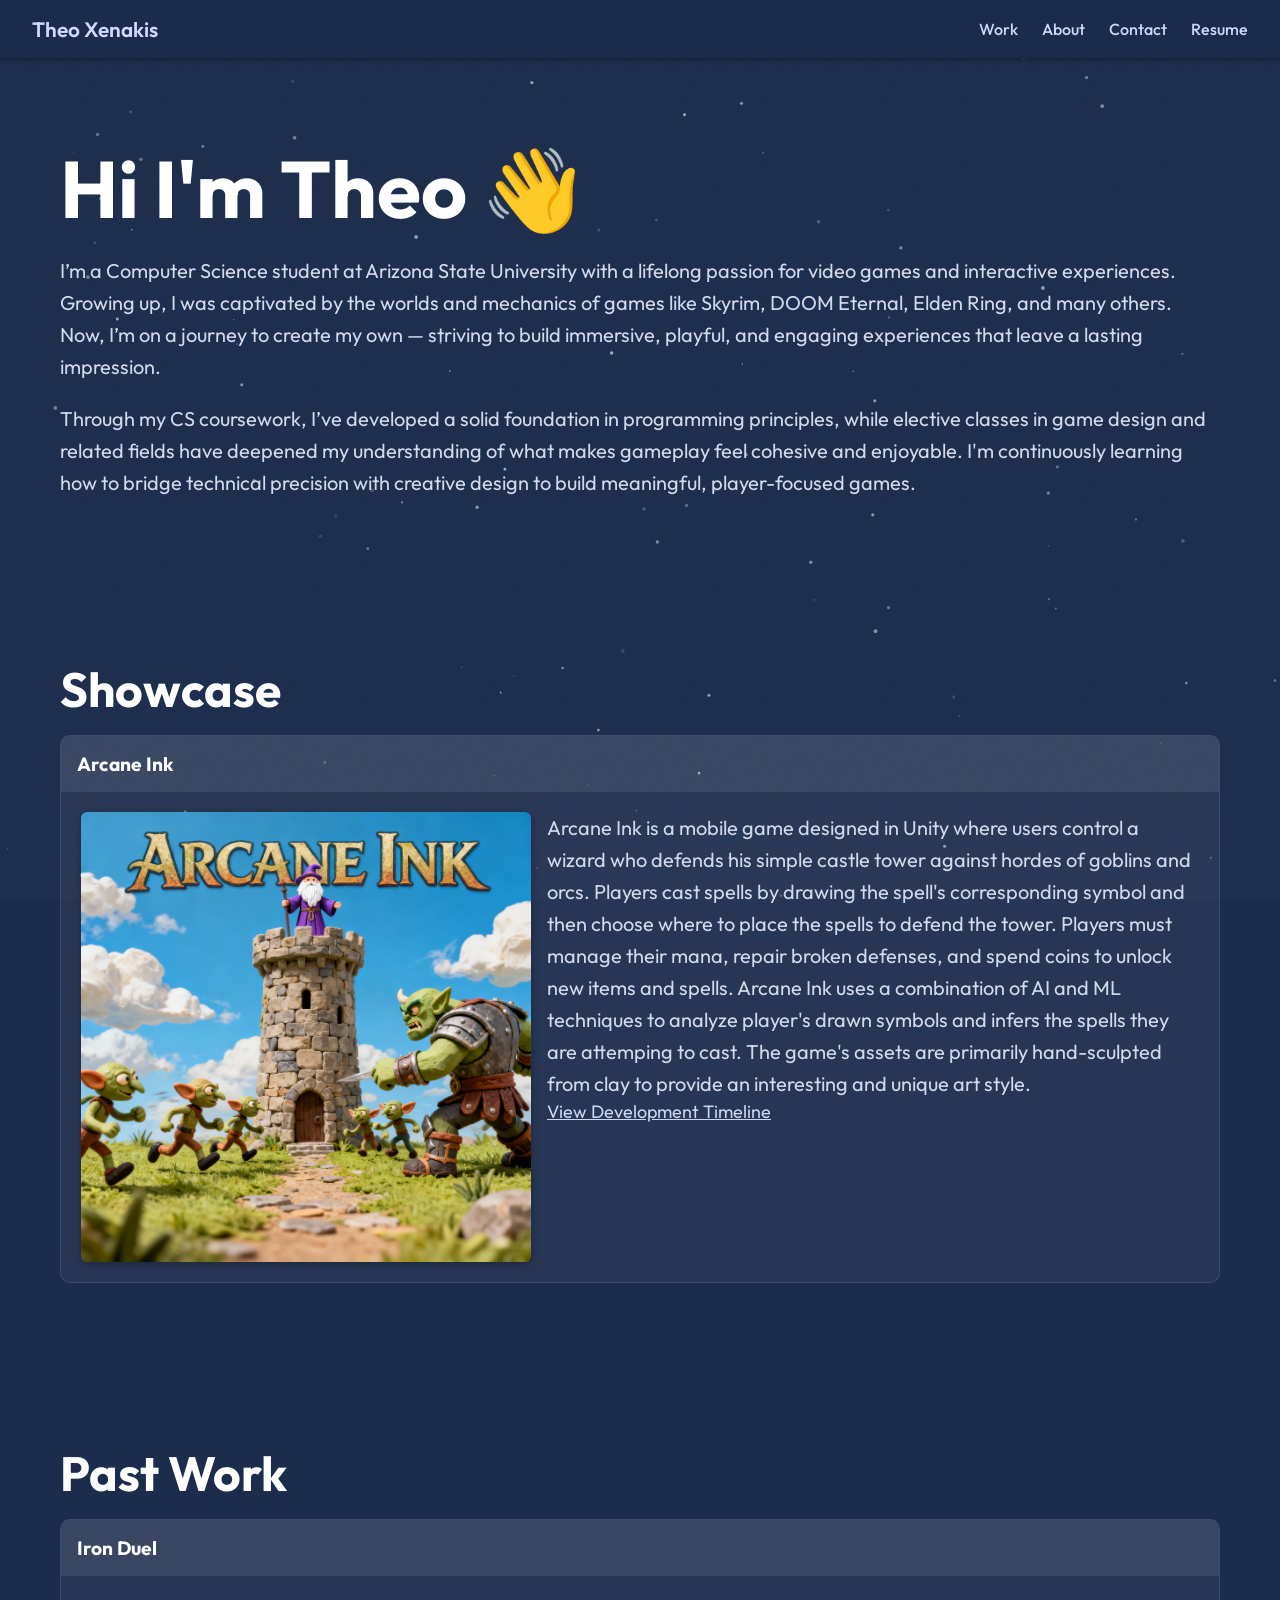
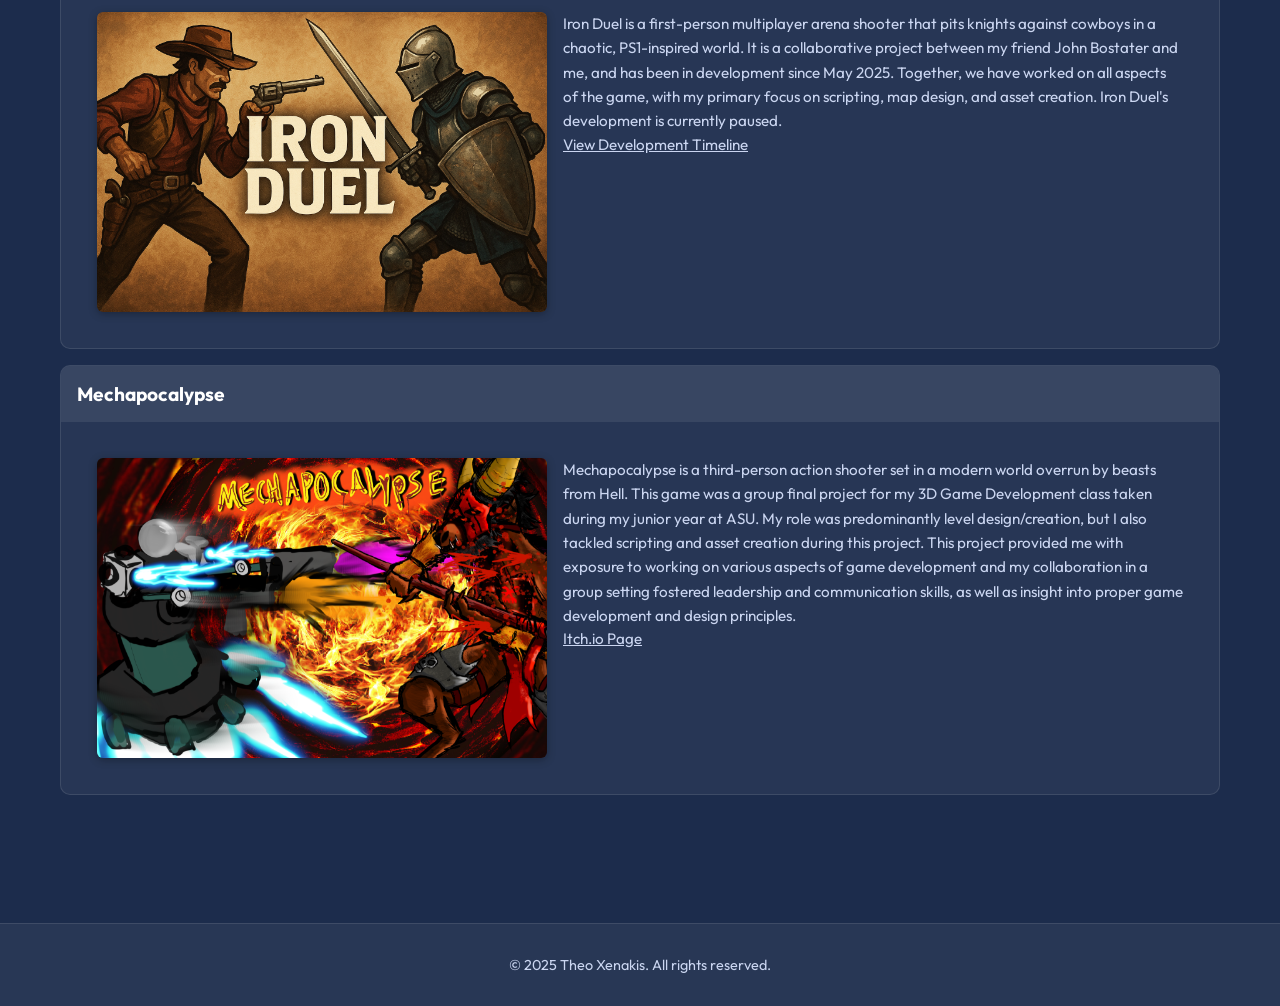
<file: index.html>
<!DOCTYPE html>
<html lang="en">
<head>
    <meta charset="UTF-8"/>
    <meta name="viewport" content="width=device-width, initial-scale=1.0"/>
    <title>Theo Xenakis | Game Designer</title>
    <link rel="stylesheet" href="style.css"/>
    <link href="https://fonts.googleapis.com/css2?family=Outfit:wght@400;600&display=swap" rel="stylesheet">
</head>

<body>
<!-- SVG noise texture for grainy effect -->
<div class="grain-overlay"></div>

<!-- Navbar -->
<nav class="navbar">
  <div class="logo"><a href="index.html">Theo Xenakis</a></div>
  <button class="hamburger" aria-label="Open navigation" aria-controls="navLinks" aria-expanded="false">
    <span></span><span></span><span></span>
  </button>
  <ul class="nav-links" id="navLinks">
    <li><a href="#work">Work</a></li>
    <li><a href="about.html">About</a></li>
    <li><a href="contact.html">Contact</a></li>
    <li><a href="resume/Resume-Game-Design-Focus.pdf">Resume</a></li>
  </ul>
</nav>

<!-- Main Content -->
<main>

    <!-- About Section -->
    <section id="welcome">
        <div class="about-flex">
            <div class="about-text">
                <h1 class="slide-in">Hi I'm Theo <span class="wave" id="waveHand">👋</span></h1>
                <div class="fade-in delayed">
                    <p>I’m a Computer Science student at Arizona State University with a lifelong passion for video
                        games and interactive experiences. Growing up, I was captivated by the worlds and mechanics of
                        games like Skyrim, DOOM Eternal, Elden Ring, and many others. Now, I’m on a journey to create my
                        own — striving to build immersive, playful, and engaging experiences that leave a lasting
                        impression.</p>
                    <br>
                    <p>Through my CS coursework, I’ve developed a solid foundation in programming principles, while
                        elective classes in game design and related fields have deepened my understanding of what makes
                        gameplay feel cohesive and enjoyable. I'm continuously learning how to bridge technical
                        precision with creative design to build meaningful, player-focused games.</p>
                </div>
            </div>
        </div>
    </section>

    <section id="showcase" class="fade-in" style="animation-delay: 1.5s;">
        <h2>Showcase</h2>
    
    <!-- Tile 2 -->
            <div class="project-tile expanded">
                <div class="tile-header" onclick="toggleTile(this)">
                    <h3>Arcane Ink</h3>
                </div>
                    <div class="project-flex">
                        <img src="images/arcane-ink-cover-image.png" class="showcase-image" alt="IronDuelCoverPhoto">
                        <div>
                            <p >
                                Arcane Ink is a mobile game designed in Unity where users control a 
                                wizard who defends his simple castle tower against hordes of goblins and orcs. 
                                Players cast spells by drawing the spell's corresponding symbol and then choose where
                                to place the spells to defend the tower. Players must manage their mana, repair broken 
                                defenses, and spend coins to unlock new items and spells. Arcane Ink uses a combination of
                                AI and ML techniques to analyze player's drawn symbols and infers the spells they are attemping
                                to cast. The game's assets are primarily hand-sculpted from clay to provide an interesting and unique art style.
                            </p>
                            <a href="arcane_ink.html" target="_self" class="showcase-dev-link">View Development Timeline</a>
                        </div>
                    </div>
                </div>
            </div>
    </section>

    <!-- Work Section -->
    <section id="work" class="fade-in" style="animation-delay: 2.0s;">
        <h2>Past Work</h2>
        <div class="tile-grid">

            <!-- Tile 1 -->
            <div class="project-tile expanded">
                <div class="tile-header" onclick="toggleTile(this)">
                    <h3>Iron Duel</h3>
                </div>
                <div class="tile-content">
                    <div class="project-flex">
                        <img src="images/Iron_Duel_Cover_Photo.png" class="project-image" alt="arcane-ink-cover-image">
                        <div>
                            <p>Iron Duel is a first-person multiplayer arena shooter that pits knights against cowboys
                                in a chaotic, PS1-inspired world. It is a collaborative project between my friend John
                                Bostater and me, and has been in development since May 2025. Together, we have worked on
                                all aspects of the game, with my primary focus on scripting, map design, and asset
                                creation. Iron Duel's development is currently paused.
                                </p>
                            <a href="wip.html" target="_self">View Development Timeline</a>
                        </div>
                    </div>
                </div>
            </div>

            <!-- Tile 3 -->
            <div class="project-tile expanded">
                <div class="tile-header" onclick="toggleTile(this)">
                    <h3>Mechapocalypse</h3>
                </div>
                <div class="tile-content">
                    <div class="project-flex">
                        <img src="images/Mechapocalypse_Image.png" class="project-image" alt="MechapocalypseCoverPhoto">
                        <div>
                            <p>Mechapocalypse is a third-person action shooter set in a modern world overrun by beasts
                                from Hell. This game was a group final project for my 3D Game Development class taken
                                during my junior year at ASU. My role was predominantly level design/creation, but I
                                also tackled scripting and asset creation during this project. This project provided me
                                with exposure to working on various aspects of game development and my collaboration in
                                a group setting fostered leadership and communication skills, as well as insight into
                                proper game development and design principles. </p>
                            <a href="https://tylerkf.itch.io/mechapocalypse">Itch.io Page</a>
                        </div>
                    </div>
                </div>
            </div>
            <!-- End of Project Tiles-->
        </div>
    </section>

    </main>

    <footer class="site-footer">
        <p>&copy; 2025 Theo Xenakis. All rights reserved.</p>
    </footer>

    <canvas id="dustCanvas"></canvas>

    <!-- Title area -->
    <script>
        function toggleTile(header) {
            const tile = header.parentElement;
            tile.classList.toggle('expanded');
        }
    </script>

    <script>
        const canvas = document.getElementById('dustCanvas');
        const ctx = canvas.getContext('2d');

        let particles = [];

        function resize() {
            canvas.width = window.innerWidth;
            canvas.height = window.innerHeight;
        }

        window.addEventListener('resize', resize);
        resize();

        function createParticles(count) {
            for (let i = 0; i < count; i++) {
                particles.push({
                    x: Math.random() * canvas.width,
                    y: Math.random() * canvas.height,
                    size: Math.random() * 1.5 + 0.5,
                    speedY: Math.random() * 0.5 + 0.1,
                    alpha: Math.random() * 0.5 + 0.1,
                });
            }
        }

        createParticles(100);

        function animate() {
            ctx.clearRect(0, 0, canvas.width, canvas.height);
            for (let p of particles) {
                ctx.beginPath();
                ctx.arc(p.x, p.y, p.size, 0, Math.PI * 2);
                ctx.fillStyle = `rgba(255,255,255,${p.alpha})`;
                ctx.fill();

                p.y -= p.speedY;
                if (p.y < 0) {
                    p.y = canvas.height;
                    p.x = Math.random() * canvas.width;
                }
            }
            requestAnimationFrame(animate);
        }

        animate();

        const wave = document.getElementById('waveHand');

        function triggerWave() {
            wave.classList.remove('animate');
            void wave.offsetWidth; // Reflow to reset animation
            wave.classList.add('animate');
        }

        // Auto wave on load
        window.addEventListener('DOMContentLoaded', () => {
            triggerWave();
        });

        // Also wave on click
        wave.addEventListener('click', () => {
            triggerWave();
        });
    </script>
    
    <script>
    const hamburger = document.querySelector('.hamburger');
    const navLinks = document.querySelector('.nav-links');

    hamburger.addEventListener('click', function() {
        navLinks.classList.toggle('show');
        
        //if the list is shown, and the user clicks outside, close the menu
        if (navLinks.classList.contains('show')) {
            document.addEventListener('click', function outsideClickListener(event) {
                if (!navLinks.contains(event.target) && !hamburger.contains(event.target)) {
                    navLinks.classList.remove('show');
                    document.removeEventListener('click', outsideClickListener);
                    // ARIA accessibility
                    hamburger.setAttribute('aria-expanded', 'false');
                }
            });
        }
        
        // ARIA accessibility
        this.setAttribute('aria-expanded', navLinks.classList.contains('show'));
    });
    </script>


</body>
</html>
</file>
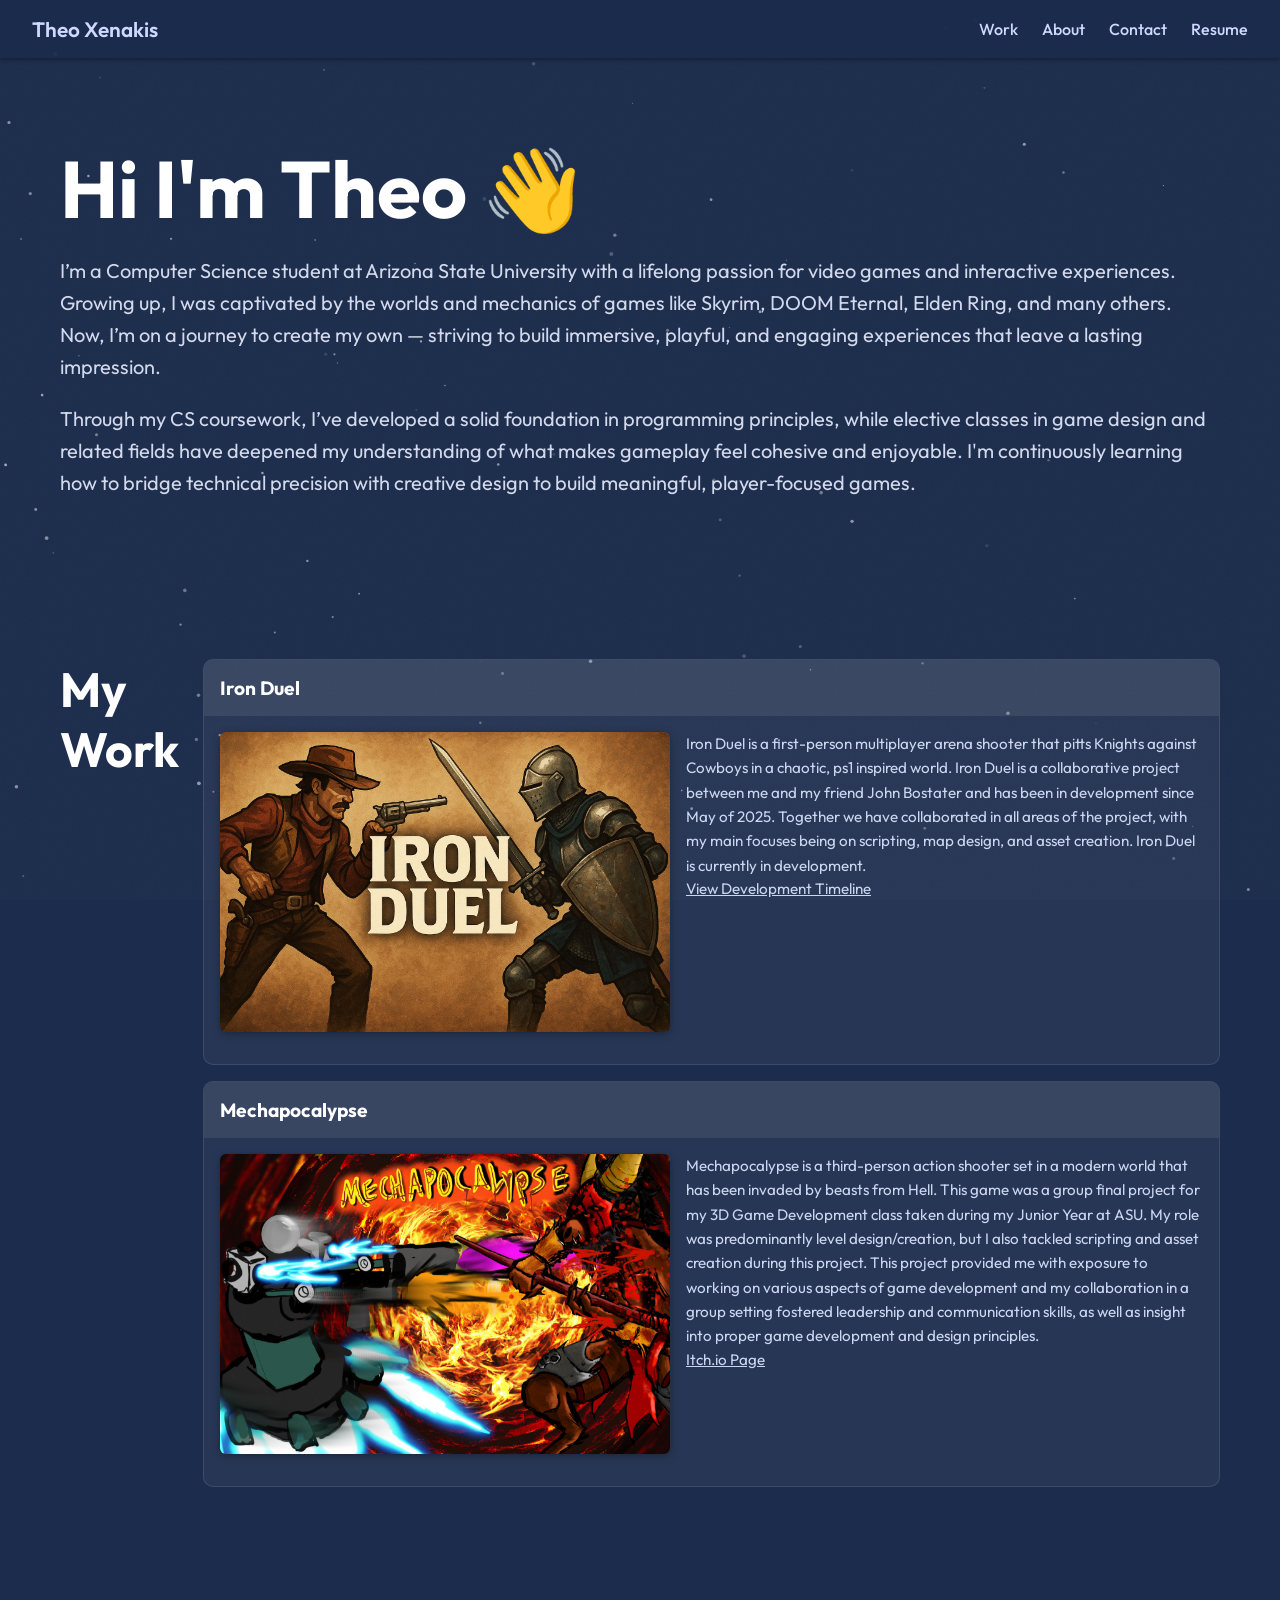
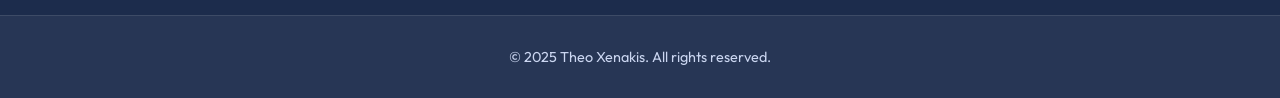
<file: src/index.html>
<!DOCTYPE html>
<html lang="en">
<head>
  <meta charset="UTF-8" />
  <meta name="viewport" content="width=device-width, initial-scale=1.0" />
  <title>Theo Xenakis | Game Designer</title>
  <link rel="stylesheet" href="style.css" />
  <link href="https://fonts.googleapis.com/css2?family=Outfit:wght@400;600&display=swap" rel="stylesheet">
</head>
<body>
<!-- SVG noise texture for grainy effect -->
<div class="grain-overlay"></div>

<!-- Navbar -->
<nav class="navbar">
  <div class="logo"><a href="index.html">Theo Xenakis</a></div>
  <ul class="nav-links">
    <li><a href="#work">Work</a></li>
    <li><a href="about.html">About</a></li>
    <li><a href="contact.html">Contact</a></li>
    <li><a href="resume/Resume-TheodoreXenakis-Final-SWDEV.pdf">Resume</a></li>
  </ul>
</nav>

<!-- Main Content -->
<main>

  <!-- About Section -->
  <section id="welcome">
    <div class="about-flex">
      <div class="about-text">
        <h1 class="slide-in">Hi I'm Theo <span class="wave" id="waveHand">👋</span></h1>
        <div class="fade-in delayed">
          <p>I’m a Computer Science student at Arizona State University with a lifelong passion for video games and interactive experiences. Growing up, I was captivated by the worlds and mechanics of games like Skyrim, DOOM Eternal, Elden Ring, and many others. Now, I’m on a journey to create my own — striving to build immersive, playful, and engaging experiences that leave a lasting impression.</p>
          <br>
          <p>Through my CS coursework, I’ve developed a solid foundation in programming principles, while elective classes in game design and related fields have deepened my understanding of what makes gameplay feel cohesive and enjoyable. I'm continuously learning how to bridge technical precision with creative design to build meaningful, player-focused games.</p>
        </div>
      </div>
    </div>
  </section>

  <!-- Work Section -->
  <section id="work" class="fade-in" style="animation-delay: 1.5s;">
    <h2>My Work</h2>
    <div class="tile-grid">

      <!-- Tile 1 -->
      <div class="project-tile expanded">
        <div class="tile-header" onclick="toggleTile(this)">
          <h3>Iron Duel</h3>
        </div>
        <div class="tile-content">
          <div class="project-flex">
            <img src="images/Iron_Duel_Cover_Photo.png" class="project-image">
            <div>
              <p>Iron Duel is a first-person multiplayer arena shooter that pitts Knights against Cowboys in a chaotic, ps1 inspired world. Iron Duel is a collaborative project between me and my friend John Bostater and has been in development since May of 2025. Together we have collaborated in all areas of the project, with my main focuses being on scripting, map design, and asset creation. Iron Duel is currently in development. </p>
              <a href="iron_duel.html" target="_self">View Development Timeline</a>
            </div>
          </div>
        </div>
      </div>

      <!-- Tile 2 -->
      <div class="project-tile expanded">
        <div class="tile-header" onclick="toggleTile(this)">
          <h3>Mechapocalypse</h3>
        </div>
        <div class="tile-content">
          <div class="project-flex">
            <img src="images/Mechapocalypse_Image.png" class="project-image">
            <div>
              <p>Mechapocalypse is a third-person action shooter set in a modern world that has been invaded by beasts from Hell. This game was a group final project for my 3D Game Development class taken during my Junior Year at ASU. My role was predominantly level design/creation, but I also tackled scripting and asset creation during this project. This project provided me with exposure to working on various aspects of game development and my collaboration in a group setting fostered leadership and communication skills, as well as insight into proper game development and design principles. </p>
              <a href="https://tylerkf.itch.io/mechapocalypse">Itch.io Page</a>
            </div>
          </div>
        </div>
      </div>
      <!-- End of Project Tiles-->
    </div>
  </section>

<footer class="site-footer">
  <p>&copy; 2025 Theo Xenakis. All rights reserved.</p>
</footer>

<canvas id="dustCanvas"></canvas>

<!-- Title area -->
<script>
  function toggleTile(header) {
    const tile = header.parentElement;
    tile.classList.toggle('expanded');
  }
</script>

<script>
  const canvas = document.getElementById('dustCanvas');
  const ctx = canvas.getContext('2d');

  let particles = [];

  function resize() {
    canvas.width = window.innerWidth;
    canvas.height = window.innerHeight;
  }
  window.addEventListener('resize', resize);
  resize();

  function createParticles(count) {
    for (let i = 0; i < count; i++) {
      particles.push({
        x: Math.random() * canvas.width,
        y: Math.random() * canvas.height,
        size: Math.random() * 1.5 + 0.5,
        speedY: Math.random() * 0.5 + 0.1,
        alpha: Math.random() * 0.5 + 0.1,
      });
    }
  }
  createParticles(100);

  function animate() {
    ctx.clearRect(0, 0, canvas.width, canvas.height);
    for (let p of particles) {
      ctx.beginPath();
      ctx.arc(p.x, p.y, p.size, 0, Math.PI * 2);
      ctx.fillStyle = `rgba(255,255,255,${p.alpha})`;
      ctx.fill();

      p.y -= p.speedY;
      if (p.y < 0) {
        p.y = canvas.height;
        p.x = Math.random() * canvas.width;
      }
    }
    requestAnimationFrame(animate);
  }
  animate();

  const wave = document.getElementById('waveHand');

  function triggerWave() {
    wave.classList.remove('animate');
    void wave.offsetWidth; // Reflow to reset animation
    wave.classList.add('animate');
  }

  // Auto wave on load
  window.addEventListener('DOMContentLoaded', () => {
    triggerWave();
  });

  // Also wave on click
  wave.addEventListener('click', () => {
    triggerWave();
  });

</script>

</body>
</html>
</file>
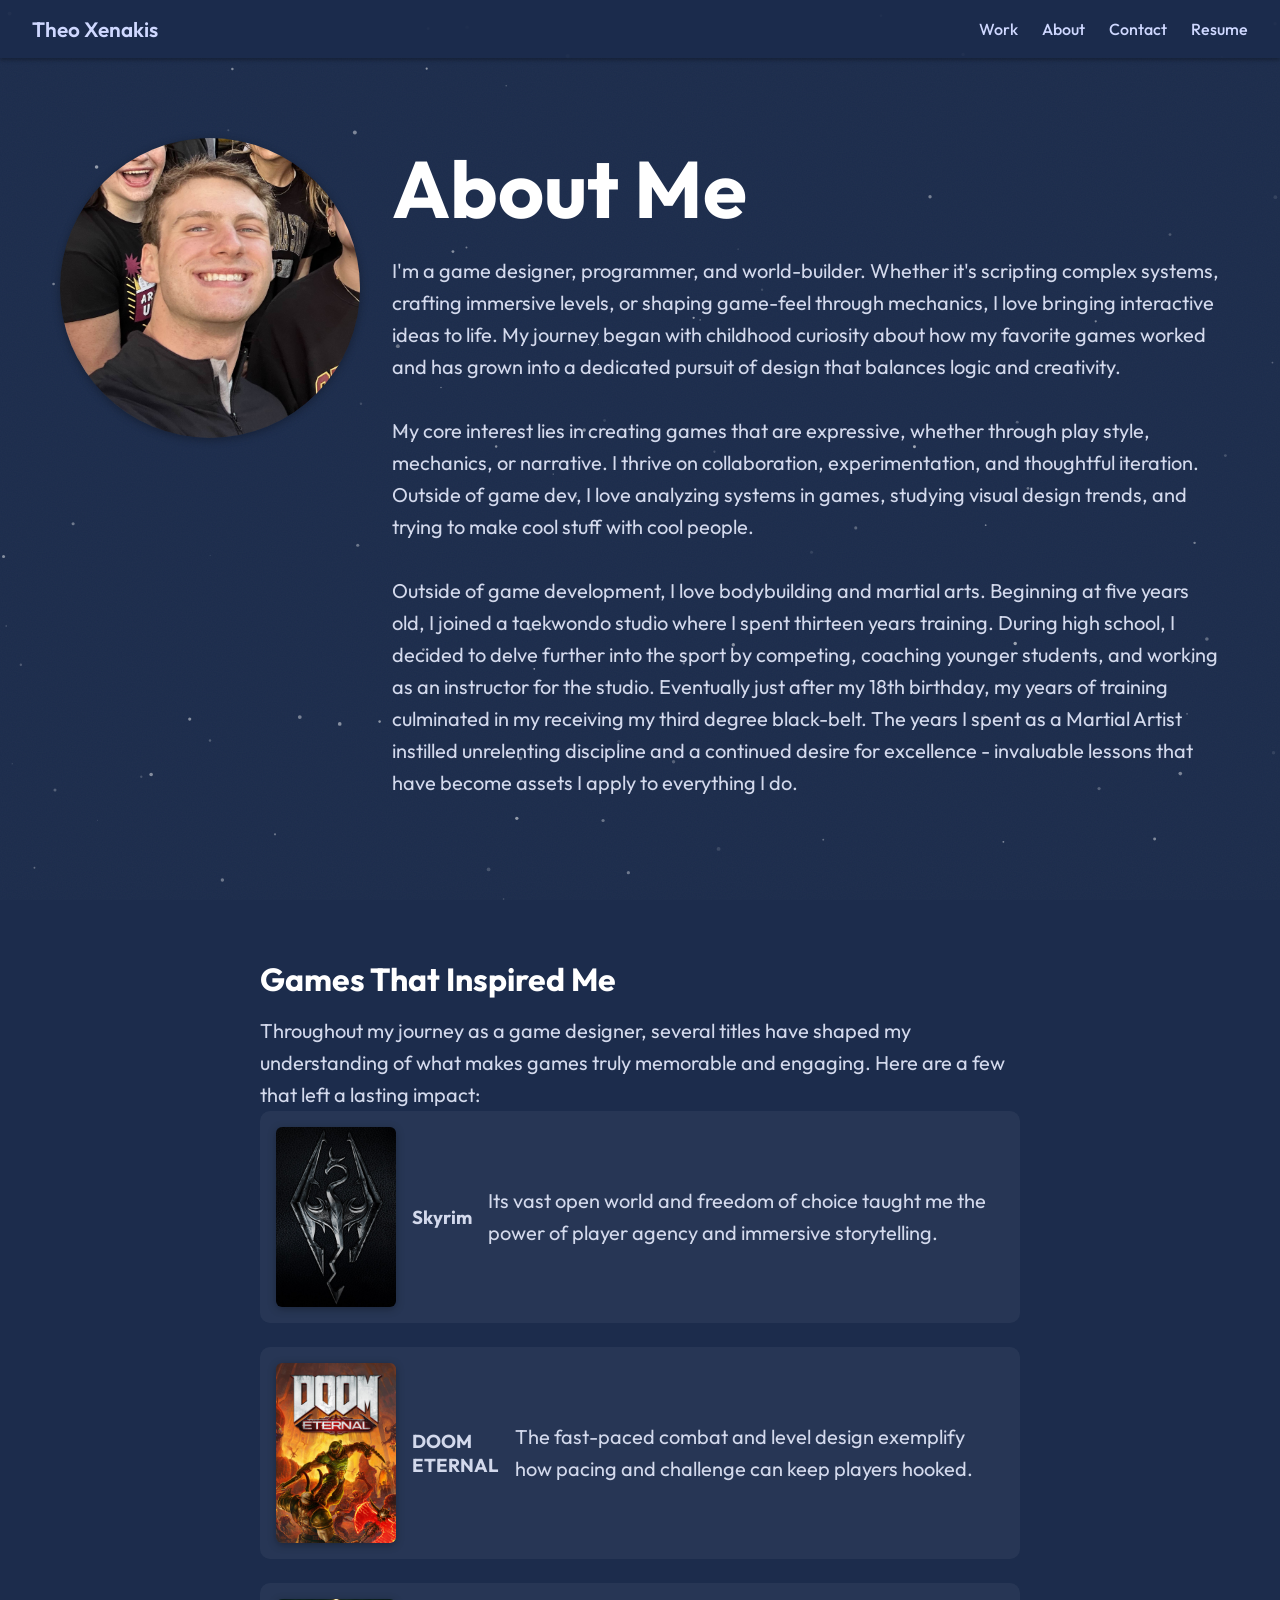
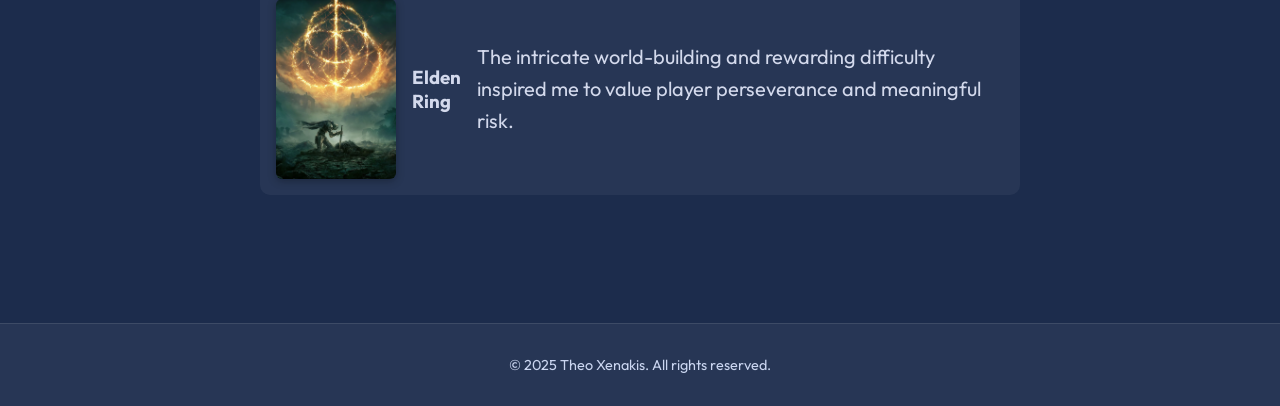
<file: about.html>
<!DOCTYPE html>
<html lang="en">
<head>
    <meta charset="UTF-8" />
    <meta name="viewport" content="width=device-width, initial-scale=1.0" />
    <title>About | Theo Xenakis</title>
    <link rel="stylesheet" href="style.css" />
    <link href="https://fonts.googleapis.com/css2?family=Outfit:wght@400;600&display=swap" rel="stylesheet">
</head>
<body>
<!-- Dust effect & background grain -->
<div class="grain-overlay"></div>
<canvas id="dustCanvas"></canvas>

<!-- Layout Wrapper -->
<div class="page-wrapper">
    <!-- Navbar -->
    <nav class="navbar">
        <div class="logo"><a href="index.html">Theo Xenakis</a></div>
        <button class="hamburger" aria-label="Open navigation" aria-controls="navLinks" aria-expanded="false">
            <span></span><span></span><span></span>
        </button>
        <ul class="nav-links" id="navLinks">
            <li><a href="index.html">Work</a></li>
            <li><a href="about.html">About</a></li>
            <li><a href="contact.html">Contact</a></li>
            <li><a href="resume/Resume-Game-Design-Focus.pdf">Resume</a></li>
        </ul>
    </nav>

    <!-- Main Content -->
    <main>
        <!-- About Me Section -->
        <section class="fade-in" style="animation-delay: 0.5s;">
            <div class="about-flex">
                <img src="images/football_game_pfp.jpg" alt="Theo Xenakis" class="about-image">
                <div class="about-text">
                    <h1>About Me</h1>
                    <p>
                        I'm a game designer, programmer, and world-builder. Whether it's scripting complex systems, crafting immersive levels, or shaping game-feel through mechanics, I love bringing interactive ideas to life. My journey began with childhood curiosity about how my favorite games worked and has grown into a dedicated pursuit of design that balances logic and creativity.
                        <br><br>
                        My core interest lies in creating games that are expressive, whether through play style, mechanics, or narrative. I thrive on collaboration, experimentation, and thoughtful iteration. Outside of game dev, I love analyzing systems in games, studying visual design trends, and trying to make cool stuff with cool people.
                        <br><br>
                        Outside of game development, I love bodybuilding and martial arts. Beginning at five years old, I joined a taekwondo studio where I spent thirteen years training. During high school, I decided to delve further into the sport by competing, coaching younger students, and working as an instructor for the studio. Eventually just after my 18th birthday, my years of training culminated in my receiving my third degree black-belt. The years I spent as a Martial Artist instilled unrelenting discipline and a continued desire for excellence - invaluable lessons that have become assets I apply to everything I do.
                    </p>
                </div>
            </div>
        </section>

        <!-- Inspiration Section -->
        <section id="inspiration" class="fade-in" style="animation-delay: 1.5s;">
            <h2>Games That Inspired Me</h2>
            <p>Throughout my journey as a game designer, several titles have shaped my understanding of what makes games truly memorable and engaging. Here are a few that left a lasting impact:</p>

            <div class="game-list">
                <article class="game-item">
                    <img src="images/skyrim_pic.jpg" alt="TESV:Skyrim Cover Photo">
                    <h3>Skyrim</h3>
                    <p>Its vast open world and freedom of choice taught me the power of player agency and immersive storytelling.</p>
                </article>

                <article class="game-item">
                    <img src="images/doom_eternal_pic.jpeg" alt="Doom Eternal Cover Photo">
                    <h3>DOOM ETERNAL</h3>
                    <p>The fast-paced combat and level design exemplify how pacing and challenge can keep players hooked.</p>
                </article>

                <article class="game-item">
                    <img src="images/elden_ring_pic.jpg" alt="Elden Ring Cover Photo">
                    <h3>Elden Ring</h3>
                    <p>The intricate world-building and rewarding difficulty inspired me to value player perseverance and meaningful risk.</p>
                </article>
            </div>
        </section>
    </main>

    <!-- Footer -->
    <footer class="site-footer">
        <p>&copy; 2025 Theo Xenakis. All rights reserved.</p>
    </footer>
</div>

<!-- Dust Effect Script -->
<script>
    const canvas = document.getElementById('dustCanvas');
    const ctx = canvas.getContext('2d');

    let particles = [];

    function resize() {
        canvas.width = window.innerWidth;
        canvas.height = window.innerHeight;
    }
    window.addEventListener('resize', resize);
    resize();

    function createParticles(count) {
        for (let i = 0; i < count; i++) {
            particles.push({
                x: Math.random() * canvas.width,
                y: Math.random() * canvas.height,
                size: Math.random() * 1.5 + 0.5,
                speedY: Math.random() * 0.5 + 0.1,
                alpha: Math.random() * 0.5 + 0.1,
            });
        }
    }
    createParticles(100);

    function animate() {
        ctx.clearRect(0, 0, canvas.width, canvas.height);
        for (let p of particles) {
            ctx.beginPath();
            ctx.arc(p.x, p.y, p.size, 0, Math.PI * 2);
            ctx.fillStyle = `rgba(255,255,255,${p.alpha})`;
            ctx.fill();

            p.y -= p.speedY;
            if (p.y < 0) {
                p.y = canvas.height;
                p.x = Math.random() * canvas.width;
            }
        }
        requestAnimationFrame(animate);
    }
    animate();
</script>

<script>
const hamburger = document.querySelector('.hamburger');
const navLinks = document.querySelector('.nav-links');

hamburger.addEventListener('click', function() {
    navLinks.classList.toggle('show');
    // ARIA accessibility
    this.setAttribute('aria-expanded', navLinks.classList.contains('show'));
    // Click outside closes menu
    if (navLinks.classList.contains('show')) {
        document.addEventListener('click', function outsideClickListener(event) {
            if (!navLinks.contains(event.target) && !hamburger.contains(event.target)) {
                navLinks.classList.remove('show');
                document.removeEventListener('click', outsideClickListener);
                hamburger.setAttribute('aria-expanded', 'false');
            }
        });
    }
});
</script>

</body>
</html>
</file>
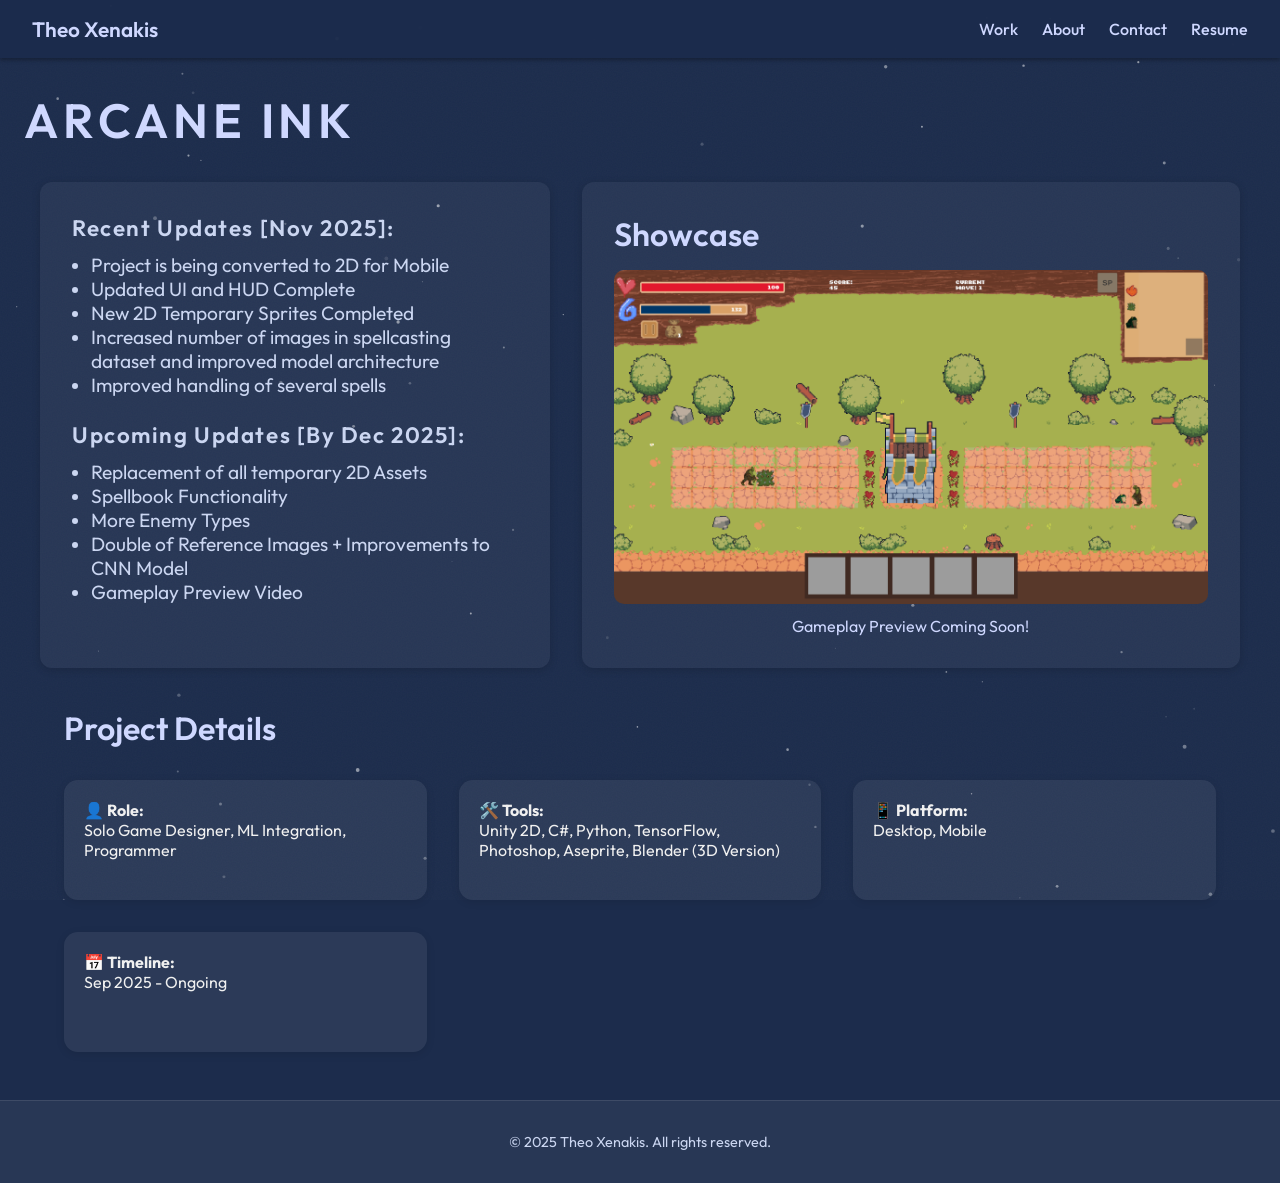
<file: arcane_ink.html>
<!DOCTYPE html>
<html lang="en">
<head>
    <meta charset="UTF-8" />
    <meta name="viewport" content="width=device-width, initial-scale=1.0"/>
    <title>Arcane Ink | Project Page</title>
    <link rel="stylesheet" href="style.css"/>
    <link href="https://fonts.googleapis.com/css2?family=Outfit:wght@400;600&display=swap" rel="stylesheet">
    <style>
        .arcane-header {
            margin-top: 2rem;
            text-align: left;
            padding-left: 1.5rem;
            font-size: 3rem;
            font-weight: 600;
            letter-spacing: 0.1em;
            color: #cfd8ff;
        }
        .arcane-top-row {
            display: flex;
            gap: 2rem;
            margin: 2rem auto 2rem auto;
            max-width: 1200px;
            flex-wrap: wrap;
        }
        .arcane-updates {
            flex: 1.2;
            min-width: 320px;
            background: rgba(255,255,255,0.05);
            border-radius: 12px;
            padding: 2rem;
            color: #cbd6f1;
            font-size: 1.2rem;
            box-shadow: 0 2px 8px rgba(0,0,0,0.15);
        }
        .arcane-video {
            flex: 1.6;
            min-width: 400px;
            display: flex;
            flex-direction: column;
            background: rgba(255,255,255,0.05);
            border-radius: 12px;
            padding: 2rem;
            box-shadow: 0 2px 8px rgba(0,0,0,0.15);
        }
        .arcane-video-title {
            text-align: left;
            font-weight: 600;
            font-size: 2rem;
            color: #cfd8ff;
            margin-bottom: 1rem;
        }
        .arcane-video-embed {
            width: 100%;
            aspect-ratio: 16/9;
            background: #101c38;
            border-radius: 10px;
            overflow: hidden;
        }
        .arcane-video-embed img {
            width: 100%;
            height: 100%;
            object-fit: cover;
            display: block;
        }
        .arcane-section {
            max-width: 1200px;
            margin: 2.5rem auto;
            padding: 0 1.5rem;
        }
        .arcane-grid {
            display: grid;
            grid-template-columns: repeat(auto-fit, minmax(280px, 1fr));
            gap: 2rem;
            margin-top: 2rem;
        }
        .arcane-grid-tile {
            min-height: 120px;
            background: rgba(255,255,255,0.07);
            border-radius: 14px;
            box-shadow: 0 2px 8px rgba(0,0,0,0.10);
            padding: 1.25rem;
        }
        @media (max-width: 900px) {
            .arcane-top-row { flex-direction: column; gap:1.5rem; }
            .arcane-video, .arcane-updates { min-width: 0; }
        }
        @media (max-width: 600px) {
            .arcane-header { font-size: 2.1rem; padding-left: 0.5rem;}
            .arcane-video-title { font-size: 1.3rem;}
        }
    </style>
</head>
<body>
<div class="grain-overlay"></div>
<nav class="navbar">
    <div class="logo"><a href="index.html">Theo Xenakis</a></div>
    <button class="hamburger" aria-label="Open navigation" aria-controls="navLinks" aria-expanded="false">
        <span></span><span></span><span></span>
    </button>
    <ul class="nav-links" id="navLinks">
        <li><a href="index.html">Work</a></li>
        <li><a href="about.html">About</a></li>
        <li><a href="contact.html">Contact</a></li>
        <li><a href="resume/Resume-Game-Design-Focus.pdf">Resume</a></li>
    </ul>
</nav>


<main>
    <h1 class="arcane-header">ARCANE INK</h1>
    <div class="arcane-top-row">
        <!-- Recent Updates box -->
        <div class="arcane-updates">
            <div style="font-weight:600; font-size: 1.4rem; letter-spacing: 0.07em; margin-bottom:0.5em;">Recent Updates [Nov 2025]:</div>
            <div>
                <!-- Replace these lines with dynamic/current updates as wanted. -->
                <ul style="padding-left:1em; margin:0;">
                    <li>Project is being converted to 2D for Mobile</li>
                    <li>Updated UI and HUD Complete</li>
                    <li>New 2D Temporary Sprites Completed</li>
                    <li>Increased number of images in spellcasting dataset and improved model architecture</li>
                    <li>Improved handling of several spells</li>
                </ul>
            </div>
            <div>
                <br/>
            </div>
            <div style="font-weight:600; font-size: 1.4rem; letter-spacing: 0.07em; margin-bottom:0.5em;">Upcoming Updates [By Dec 2025]:</div>
            <div>
                <!-- Replace these lines with dynamic/current updates as wanted. -->
                <ul style="padding-left:1em; margin:0;">
                    <li>Replacement of all temporary 2D Assets</li>
                    <li>Spellbook Functionality</li>
                    <li>More Enemy Types</li>
                    <li>Double of Reference Images + Improvements to CNN Model</li>
                    <li>Gameplay Preview Video</li>
                </ul>
            </div>
        </div>
        <!-- Video Showcase box -->
        <div class="arcane-video">
            <div class="arcane-video-title">Showcase</div>
            <div class="arcane-video-embed">
                <img src="images/arcane-ink-img.png" alt="Arcane Ink Gameplay Screenshot">
                <!-- Embed a real video here when ready -->
                <!-- Example: -->
                <!-- <iframe src="https://www.youtube.com/embed/VIDEO_ID" frameborder="0" allowfullscreen style="width:100%;height:100%;border-radius:9px;"></iframe> -->
            </div>
            <div style="text-align:center;color:#cfd8ff;margin-top:0.75em;font-size:1rem;">Gameplay Preview Coming Soon!</div>
        </div>
    </div>

    <section class="arcane-section">
        <h2 style="font-size:2rem; font-weight:600; color:#cfd8ff; text-align:left;">Project Details</h2>
        <div class="arcane-grid">
            <div class="arcane-grid-tile">
                <strong>👤 Role:</strong><br/>Solo Game Designer, ML Integration, Programmer
            </div>
            <div class="arcane-grid-tile">
                <strong>🛠️ Tools:</strong><br/>Unity 2D, C#, Python, TensorFlow, Photoshop, Aseprite, Blender (3D Version)
            </div>
            <div class="arcane-grid-tile">
                <strong>📱 Platform:</strong><br/>Desktop, Mobile
            </div>
            <div class="arcane-grid-tile">
                <strong>📅 Timeline:</strong><br/>Sep 2025 - Ongoing
            </div>
        </div>
    </section>

</main>


<footer class="site-footer">
    <p>&copy; 2025 Theo Xenakis. All rights reserved.</p>
</footer>


<canvas id="dustCanvas"></canvas>


<script>
const hamburger = document.querySelector('.hamburger');
const navLinks = document.querySelector('.nav-links');
hamburger.addEventListener('click', function() {
    navLinks.classList.toggle('show');
    this.setAttribute('aria-expanded', navLinks.classList.contains('show'));
    if (navLinks.classList.contains('show')) {
        document.addEventListener('click', function outsideClickListener(event) {
            if (!navLinks.contains(event.target) && !hamburger.contains(event.target)) {
                navLinks.classList.remove('show');
                document.removeEventListener('click', outsideClickListener);
                hamburger.setAttribute('aria-expanded', 'false');
            }
        });
    }
});
</script>
<script>
// Minimal star field effect (if you have a dustCanvas)
const canvas = document.getElementById('dustCanvas');
if(canvas){
    const ctx = canvas.getContext('2d');
    function resize() {canvas.width = window.innerWidth;canvas.height = window.innerHeight;}
    window.addEventListener('resize', resize);resize();
    let particles = [];
    function createParticles(count) {
        for (let i = 0; i < count; i++) {
            particles.push({
                x: Math.random() * canvas.width,
                y: Math.random() * canvas.height,
                size: Math.random() * 1.5 + 0.5,
                speedY: Math.random() * 0.5 + 0.1,
                alpha: Math.random() * 0.5 + 0.1,
            });
        }
    }
    createParticles(80);
    function animate() {
        ctx.clearRect(0, 0, canvas.width, canvas.height);
        for (let p of particles) {
            ctx.beginPath();
            ctx.arc(p.x, p.y, p.size, 0, Math.PI * 2);
            ctx.fillStyle = `rgba(255,255,255,${p.alpha})`;
            ctx.fill();
            p.y -= p.speedY;
            if (p.y < 0) {
                p.y = canvas.height;
                p.x = Math.random() * canvas.width;
            }
        }
        requestAnimationFrame(animate);
    }
    animate();
}
</script>
</body>
</html>
</file>
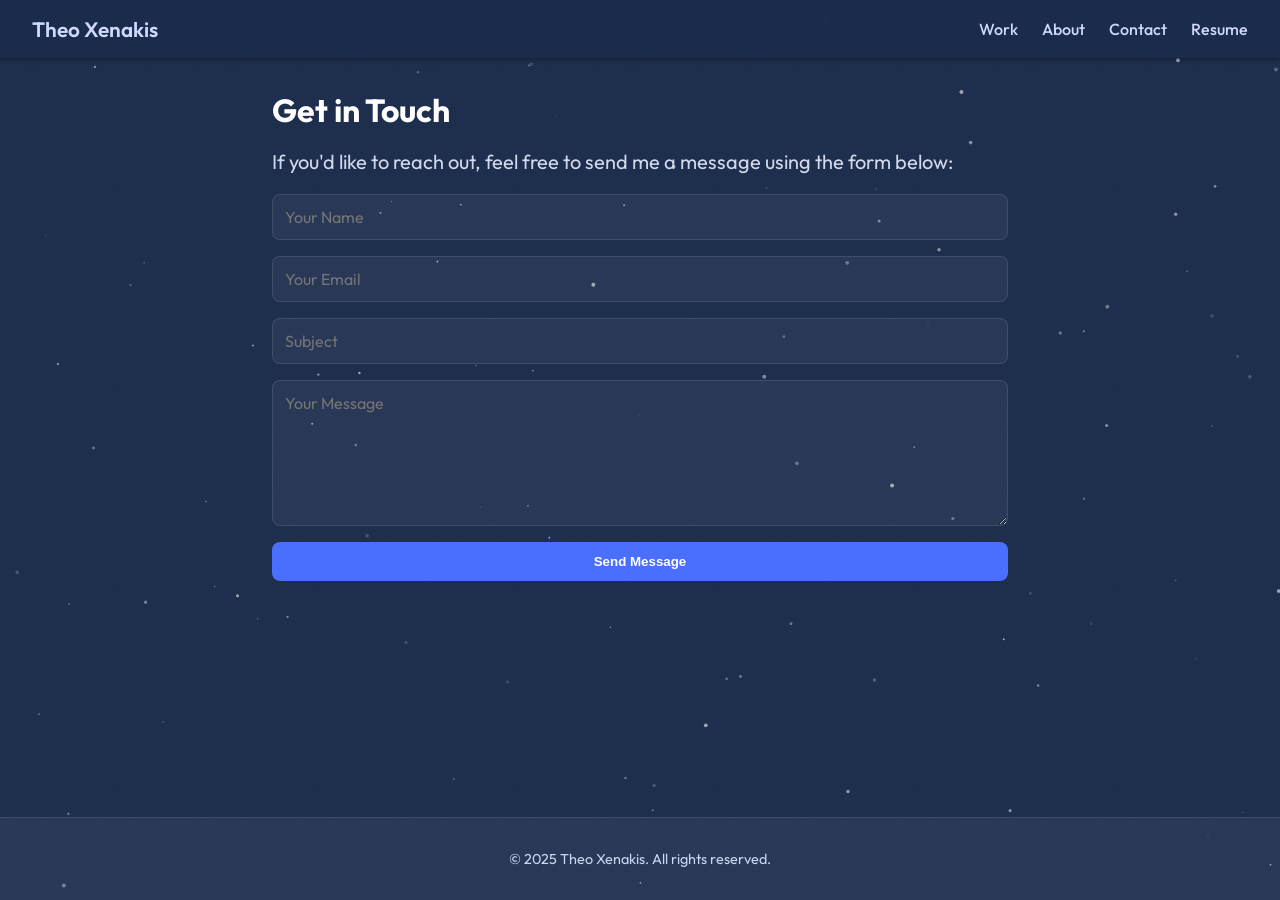
<file: contact.html>
<!DOCTYPE html>
<html lang="en">
<head>
  <meta charset="UTF-8" />
  <meta name="viewport" content="width=device-width, initial-scale=1.0" />
  <title>Contact | Theo Xenakis</title>
  <link rel="stylesheet" href="style.css" />
  <link href="https://fonts.googleapis.com/css2?family=Outfit:wght@400;600&display=swap" rel="stylesheet">
</head>
<body>
<!-- SVG noise texture for grainy effect -->
<div class="grain-overlay"></div>

<div class="page-wrapper">
<!-- Navbar -->
  <nav class="navbar">
    <div class="logo"><a href="index.html">Theo Xenakis</a></div>
    <button class="hamburger" aria-label="Open navigation" aria-controls="navLinks" aria-expanded="false">
      <span></span><span></span><span></span>
    </button>
    <ul class="nav-links" id="navLinks">
      <li><a href="index.html">Work</a></li>
      <li><a href="about.html">About</a></li>
      <li><a href="contact.html">Contact</a></li>
      <li><a href="resume/Resume-Game-Design-Focus.pdf">Resume</a></li>
    </ul>
</nav>


<!-- Main Content -->
<main>
  <section class="contact-section fade-in">
    <h1>Get in Touch</h1>
    <p>If you'd like to reach out, feel free to send me a message using the form below:</p>

    <form action="https://formspree.io/f/mrbkoydo" method="POST" class="contact-form">
      <input type="text" name="name" placeholder="Your Name" required>
      <input type="email" name="email" placeholder="Your Email" required>
      <input type="text" name="subject" placeholder="Subject">
      <textarea name="message" placeholder="Your Message" rows="6" required></textarea>
      <button type="submit">Send Message</button>
    </form>
  </section>
</main>

<!-- Footer -->
<footer class="site-footer">
  <p>&copy; 2025 Theo Xenakis. All rights reserved.</p>
</footer>

</div>
<canvas id="dustCanvas"></canvas>

<!-- Dust animation script -->
<script>
  const canvas = document.getElementById('dustCanvas');
  const ctx = canvas.getContext('2d');
  let particles = [];

  function resize() {
    canvas.width = window.innerWidth;
    canvas.height = window.innerHeight;
  }
  window.addEventListener('resize', resize);
  resize();

  function createParticles(count) {
    for (let i = 0; i < count; i++) {
      particles.push({
        x: Math.random() * canvas.width,
        y: Math.random() * canvas.height,
        size: Math.random() * 1.5 + 0.5,
        speedY: Math.random() * 0.5 + 0.1,
        alpha: Math.random() * 0.5 + 0.1,
      });
    }
  }
  createParticles(100);

  function animate() {
    ctx.clearRect(0, 0, canvas.width, canvas.height);
    for (let p of particles) {
      ctx.beginPath();
      ctx.arc(p.x, p.y, p.size, 0, Math.PI * 2);
      ctx.fillStyle = `rgba(255,255,255,${p.alpha})`;
      ctx.fill();

      p.y -= p.speedY;
      if (p.y < 0) {
        p.y = canvas.height;
        p.x = Math.random() * canvas.width;
      }
    }
    requestAnimationFrame(animate);
  }
  animate();
</script>

<script>
const hamburger = document.querySelector('.hamburger');
const navLinks = document.querySelector('.nav-links');

hamburger.addEventListener('click', function() {
    navLinks.classList.toggle('show');
    // ARIA accessibility
    this.setAttribute('aria-expanded', navLinks.classList.contains('show'));
    // Click outside closes menu
    if (navLinks.classList.contains('show')) {
        document.addEventListener('click', function outsideClickListener(event) {
            if (!navLinks.contains(event.target) && !hamburger.contains(event.target)) {
                navLinks.classList.remove('show');
                document.removeEventListener('click', outsideClickListener);
                hamburger.setAttribute('aria-expanded', 'false');
            }
        });
    }
});
</script>


</body>
</html>
</file>
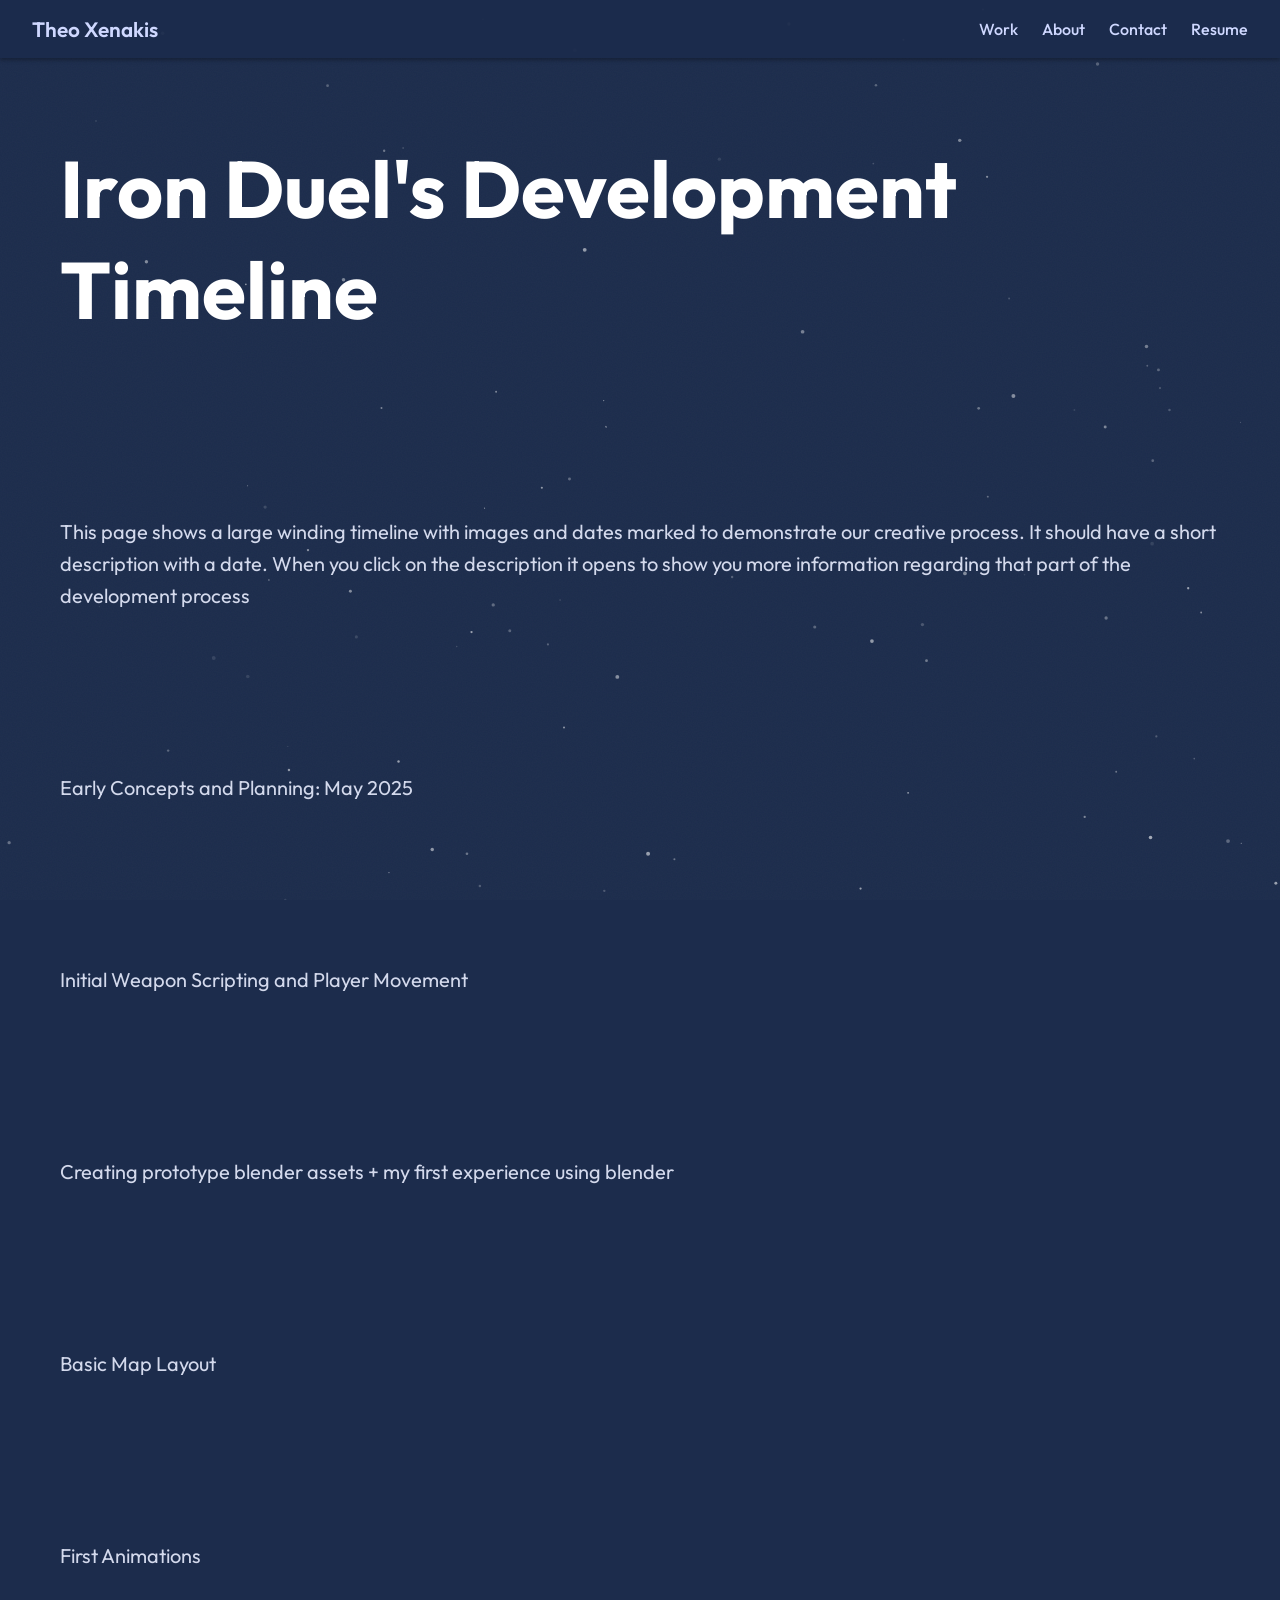
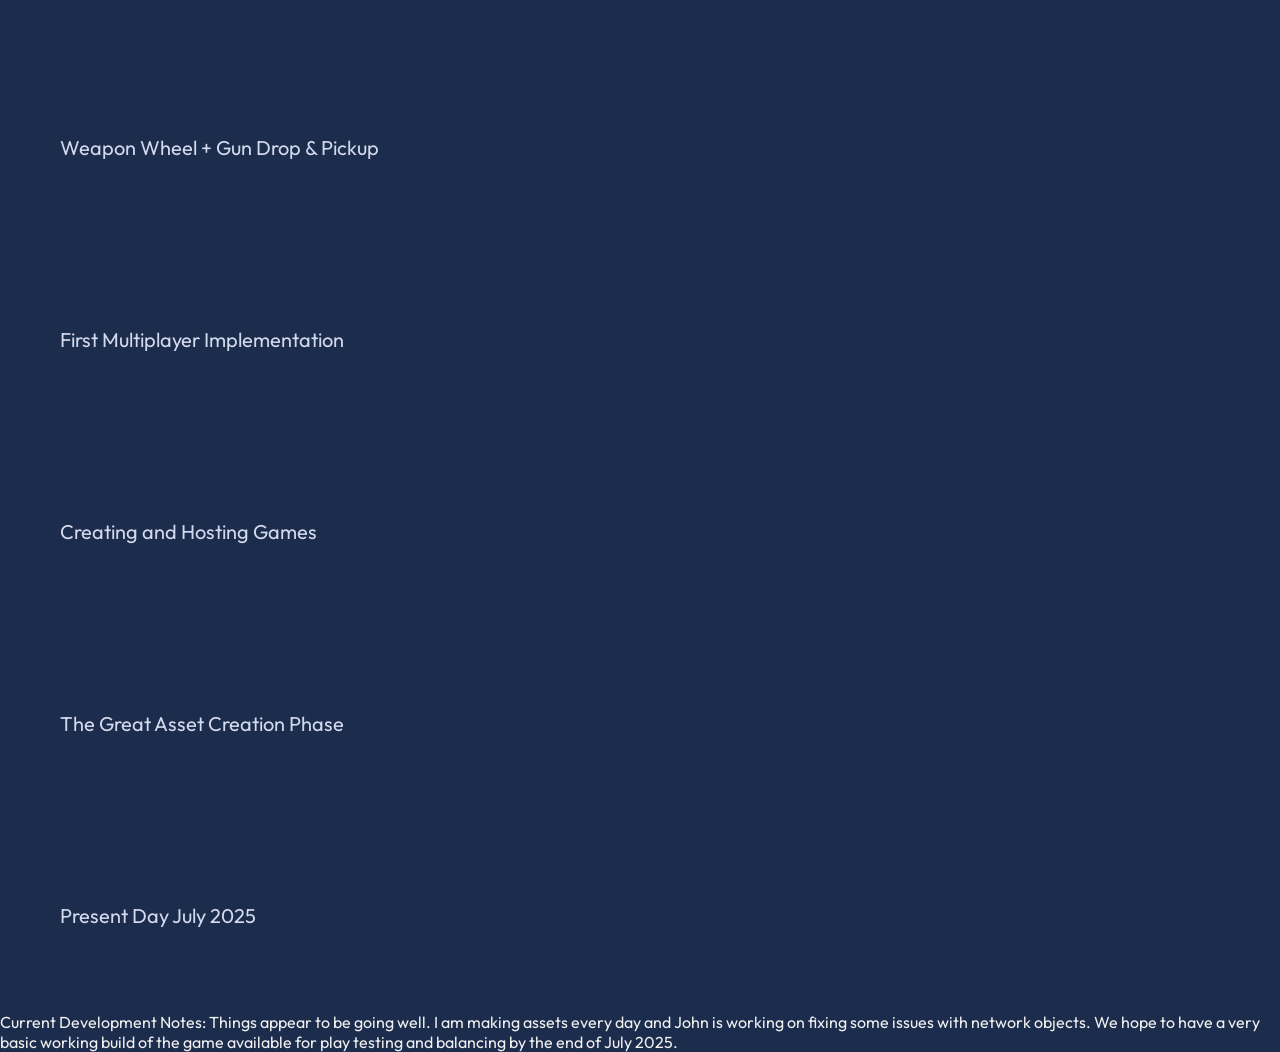
<file: iron_duel.html>
<!DOCTYPE html>
<html lang="en">
<head>
    <meta charset="UTF-8">
    <meta name="viewport" content="width=device-width, initial-scale=1.0" />
    <title>Iron Duel</title>
    <link rel="stylesheet" href="style.css" />
    <link href="https://fonts.googleapis.com/css2?family=Outfit:wght@400;600&display=swap" rel="stylesheet">
</head>
<body>

<!-- Dust effect & background grain -->
<div class="grain-overlay"></div>
<canvas id="dustCanvas"></canvas>

<!-- Navbar -->
<nav class="navbar">
    <div class="logo"><a href="index.html">Theo Xenakis</a></div>
    <button class="hamburger" aria-label="Open navigation" aria-controls="navLinks" aria-expanded="false">
        <span></span><span></span><span></span>
    </button>
    <ul class="nav-links" id="navLinks">
        <li><a href="index.html">Work</a></li>
        <li><a href="about.html">About</a></li>
        <li><a href="contact.html">Contact</a></li>
        <li><a href="resume/Resume-Game-Design-Focus.pdf">Resume</a></li>
    </ul>
</nav>


<main>
    <!-- Timeline Section -->
    <section class="fade-in" style="animation-delay: 0.5s;">
        <h1>Iron Duel's Development Timeline</h1>
    </section>
    <section class="fade-in" style="animation-delay: 1s;">
        <p>This page shows a large winding timeline with images and dates marked to demonstrate our creative process. It should have a short description with a date. When you click on the description it opens to show you more information regarding that part of the development process</p>
    </section>
    <section class="fade-in" style="animation-delay: 1.5s;">
        <p>Early Concepts and Planning: May 2025</p>
    </section>
    <section class="fade-in" style="animation-delay: 2.0s;">
        <p>Initial Weapon Scripting and Player Movement</p>
    </section>
    <section class="fade-in" style="animation-delay:2.5s;">
        <p>Creating prototype blender assets + my first experience using blender</p>
    </section>
    <section class="fade-in" style="animation-delay:3.0s">
        <p>Basic Map Layout</p>
    </section>
    <section class="fade-in" style="animation-delay:3.5s;">
        <p>First Animations</p>
    </section>
    <section class="fade-in" style="animation-delay:4s;">
        <p>Weapon Wheel + Gun Drop & Pickup</p>
    </section>
    <section class="fade-in" style="animation-delay:4.5s;">
        <p>First Multiplayer Implementation</p>
    </section>
    <section class="fade-in" style="animation-delay:5s;">
        <p>Creating and Hosting Games</p>
    </section>
    <section class="fade-in" style="animation-delay:5.5s;">
        <p>The Great Asset Creation Phase</p>
    </section>
    <section class="fade-in" style="animation-delay:6s;">
        <p>Present Day July 2025</p>
    </section>
        <p>Current Development Notes: Things appear to be going well. I am making assets every day and John is working on fixing some issues with network objects. We hope to have a very basic working build of the game available for play testing and balancing by the end of July 2025.</p>
    </section>
</main>

<!-- Dust Effect Script -->
<script>
    const canvas = document.getElementById('dustCanvas');
    const ctx = canvas.getContext('2d');

    let particles = [];

    function resize() {
        canvas.width = window.innerWidth;
        canvas.height = window.innerHeight;
    }
    window.addEventListener('resize', resize);
    resize();

    function createParticles(count) {
        for (let i = 0; i < count; i++) {
            particles.push({
                x: Math.random() * canvas.width,
                y: Math.random() * canvas.height,
                size: Math.random() * 1.5 + 0.5,
                speedY: Math.random() * 0.5 + 0.1,
                alpha: Math.random() * 0.5 + 0.1,
            });
        }
    }
    createParticles(100);

    function animate() {
        ctx.clearRect(0, 0, canvas.width, canvas.height);
        for (let p of particles) {
            ctx.beginPath();
            ctx.arc(p.x, p.y, p.size, 0, Math.PI * 2);
            ctx.fillStyle = `rgba(255,255,255,${p.alpha})`;
            ctx.fill();

            p.y -= p.speedY;
            if (p.y < 0) {
                p.y = canvas.height;
                p.x = Math.random() * canvas.width;
            }
        }
        requestAnimationFrame(animate);
    }
    animate();
</script>

<script>
const hamburger = document.querySelector('.hamburger');
const navLinks = document.querySelector('.nav-links');

hamburger.addEventListener('click', function() {
    navLinks.classList.toggle('show');
    // ARIA accessibility
    this.setAttribute('aria-expanded', navLinks.classList.contains('show'));
    // Click outside closes menu
    if (navLinks.classList.contains('show')) {
        document.addEventListener('click', function outsideClickListener(event) {
            if (!navLinks.contains(event.target) && !hamburger.contains(event.target)) {
                navLinks.classList.remove('show');
                document.removeEventListener('click', outsideClickListener);
                hamburger.setAttribute('aria-expanded', 'false');
            }
        });
    }
});
</script>


</body>
</html>
</file>
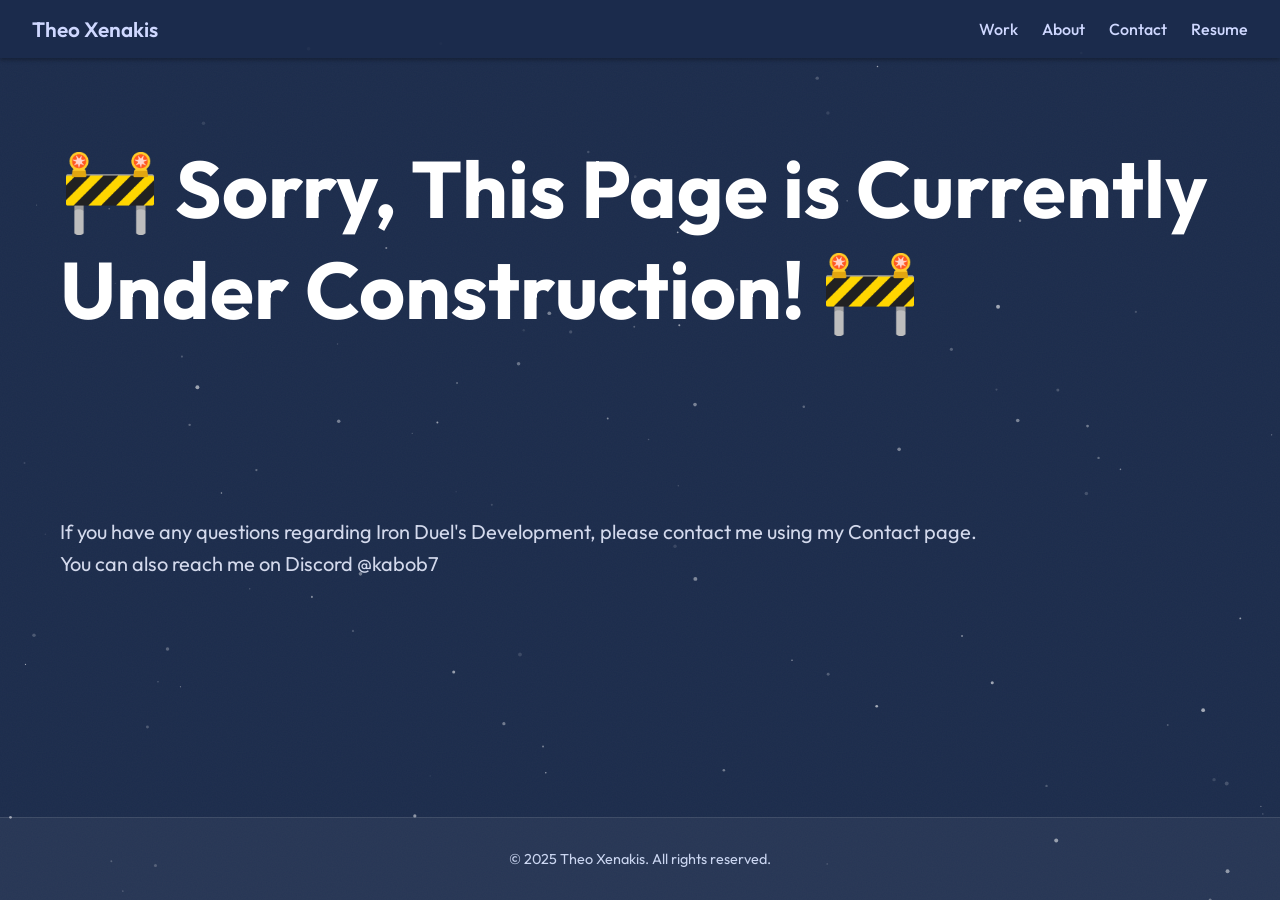
<file: wip.html>
<!DOCTYPE html>
<html lang="en">
<head>
    <meta charset="UTF-8">
    <meta name="viewport" content="width=device-width, initial-scale=1.0" />
    <title>WORK IN PROGRESS</title>
    <link rel="stylesheet" href="style.css" />
    <link href="https://fonts.googleapis.com/css2?family=Outfit:wght@400;600&display=swap" rel="stylesheet">
</head>
<body>

<!-- SVG noise texture for grainy effect -->
<div class="grain-overlay"></div>

<div class="page-wrapper">
    <!-- Navbar -->
    <nav class="navbar">
        <div class="logo"><a href="index.html">Theo Xenakis</a></div>
        <ul class="nav-links">
            <li><a href="index.html">Work</a></li>
            <li><a href="about.html">About</a></li>
            <li><a href="contact.html">Contact</a></li>
            <li><a href="resume/Resume-TheodoreXenakis-Final-SWDEV.pdf">Resume</a></li>
        </ul>
    </nav>

    <main>
        <section class="fade-in" style="animation-delay: .5s" class="wip">
            <h1>🚧 Sorry, This Page is Currently Under Construction! 🚧</h1>
        </section>
        <section class="fade-in" style="animation-delay: 1s"class="wip">
            <p>If you have any questions regarding Iron Duel's Development, please contact me using my Contact page.
            <p>You can also reach me on Discord @kabob7 </p>
        </section>
    </main>
<!-- Footer -->
<footer class="site-footer">
    <p>&copy; 2025 Theo Xenakis. All rights reserved.</p>
</footer>

</div>
<canvas id="dustCanvas"></canvas>

<!-- Dust animation script -->
<script>
    const canvas = document.getElementById('dustCanvas');
    const ctx = canvas.getContext('2d');
    let particles = [];

    function resize() {
        canvas.width = window.innerWidth;
        canvas.height = window.innerHeight;
    }
    window.addEventListener('resize', resize);
    resize();

    function createParticles(count) {
        for (let i = 0; i < count; i++) {
            particles.push({
                x: Math.random() * canvas.width,
                y: Math.random() * canvas.height,
                size: Math.random() * 1.5 + 0.5,
                speedY: Math.random() * 0.5 + 0.1,
                alpha: Math.random() * 0.5 + 0.1,
            });
        }
    }
    createParticles(100);

    function animate() {
        ctx.clearRect(0, 0, canvas.width, canvas.height);
        for (let p of particles) {
            ctx.beginPath();
            ctx.arc(p.x, p.y, p.size, 0, Math.PI * 2);
            ctx.fillStyle = `rgba(255,255,255,${p.alpha})`;
            ctx.fill();

            p.y -= p.speedY;
            if (p.y < 0) {
                p.y = canvas.height;
                p.x = Math.random() * canvas.width;
            }
        }
        requestAnimationFrame(animate);
    }
    animate();
</script>
</body>
</html>
</file>
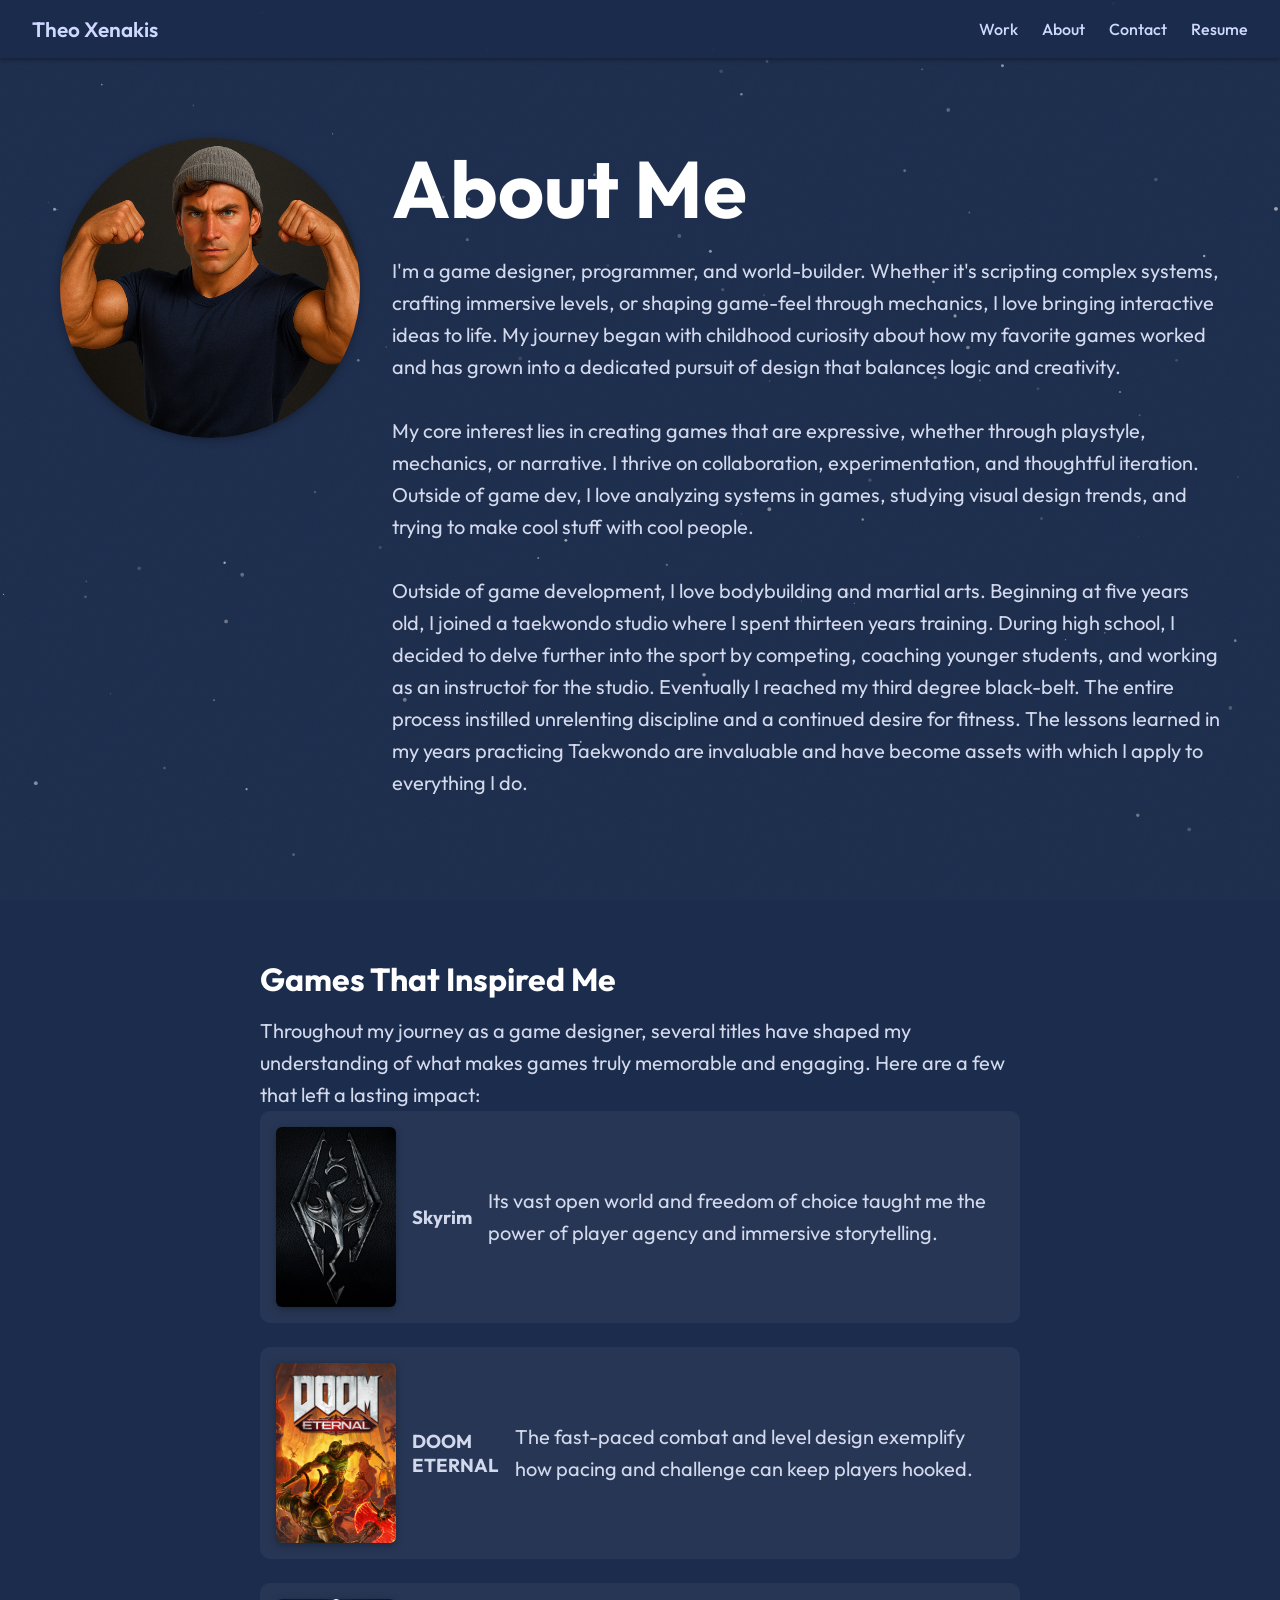
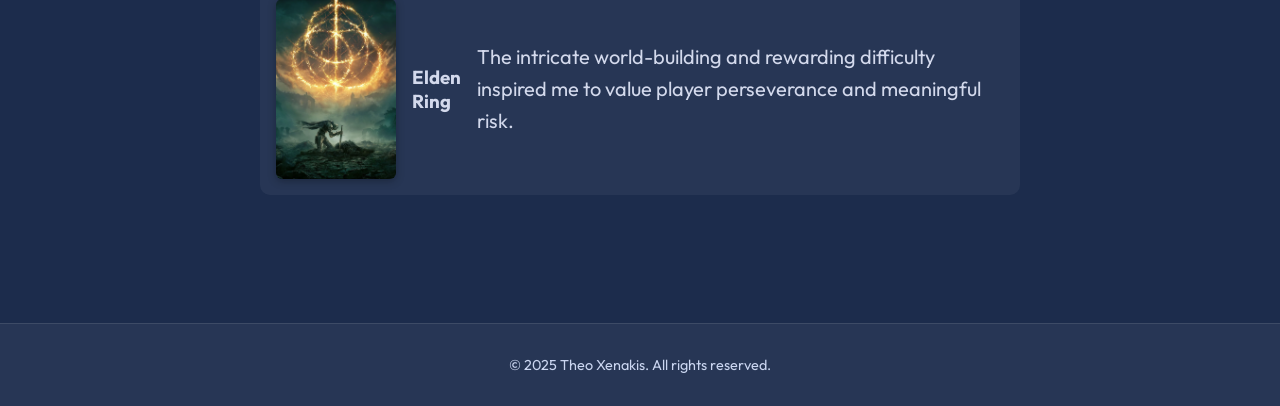
<file: src/about.html>
<!DOCTYPE html>
<html lang="en">
<head>
    <meta charset="UTF-8" />
    <meta name="viewport" content="width=device-width, initial-scale=1.0" />
    <title>About | Theo Xenakis</title>
    <link rel="stylesheet" href="style.css" />
    <link href="https://fonts.googleapis.com/css2?family=Outfit:wght@400;600&display=swap" rel="stylesheet">
</head>
<body>
<!-- Dust effect & background grain -->
<div class="grain-overlay"></div>
<canvas id="dustCanvas"></canvas>

<!-- Layout Wrapper -->
<div class="page-wrapper">
    <!-- Navbar -->
    <nav class="navbar">
        <div class="logo"><a href="index.html">Theo Xenakis</a></div>
        <ul class="nav-links">
            <li><a href="index.html">Work</a></li>
            <li><a href="about.html">About</a></li>
            <li><a href="contact.html">Contact</a></li>
            <li><a href="resume/Resume-TheodoreXenakis-Final-SWDEV.pdf">Resume</a></li>
        </ul>
    </nav>

    <!-- Main Content -->
    <main>
        <!-- About Me Section -->
        <section class="fade-in" style="animation-delay: 0.5s;">
            <div class="about-flex">
                <img src="images/me_ai.png" alt="Theo Xenakis" class="about-image">
                <div class="about-text">
                    <h1>About Me</h1>
                    <p>
                        I'm a game designer, programmer, and world-builder. Whether it's scripting complex systems, crafting immersive levels, or shaping game-feel through mechanics, I love bringing interactive ideas to life. My journey began with childhood curiosity about how my favorite games worked and has grown into a dedicated pursuit of design that balances logic and creativity.
                        <br><br>
                        My core interest lies in creating games that are expressive, whether through playstyle, mechanics, or narrative. I thrive on collaboration, experimentation, and thoughtful iteration. Outside of game dev, I love analyzing systems in games, studying visual design trends, and trying to make cool stuff with cool people.
                        <br><br>
                        Outside of game development, I love bodybuilding and martial arts. Beginning at five years old, I joined a taekwondo studio where I spent thirteen years training. During high school, I decided to delve further into the sport by competing, coaching younger students, and working as an instructor for the studio. Eventually I reached my third degree black-belt. The entire process instilled unrelenting discipline and a continued desire for fitness. The lessons learned in my years practicing Taekwondo are invaluable and have become assets with which I apply to everything I do.
                    </p>
                </div>
            </div>
        </section>

        <!-- Inspiration Section -->
        <section id="inspiration" class="fade-in" style="animation-delay: 1.5s;">
            <h2>Games That Inspired Me</h2>
            <p>Throughout my journey as a game designer, several titles have shaped my understanding of what makes games truly memorable and engaging. Here are a few that left a lasting impact:</p>

            <div class="game-list">
                <article class="game-item">
                    <img src="images/skyrim_pic.jpg">
                    <h3>Skyrim</h3>
                    <p>Its vast open world and freedom of choice taught me the power of player agency and immersive storytelling.</p>
                </article>

                <article class="game-item">
                    <img src="images/doom_eternal_pic.jpeg">
                    <h3>DOOM ETERNAL</h3>
                    <p>The fast-paced combat and level design exemplify how pacing and challenge can keep players hooked.</p>
                </article>

                <article class="game-item">
                    <img src="images/elden_ring_pic.jpg">
                    <h3>Elden Ring</h3>
                    <p>The intricate world-building and rewarding difficulty inspired me to value player perseverance and meaningful risk.</p>
                </article>
            </div>
        </section>
    </main>

    <!-- Footer -->
    <footer class="site-footer">
        <p>&copy; 2025 Theo Xenakis. All rights reserved.</p>
    </footer>
</div>

<!-- Dust Effect Script -->
<script>
    const canvas = document.getElementById('dustCanvas');
    const ctx = canvas.getContext('2d');

    let particles = [];

    function resize() {
        canvas.width = window.innerWidth;
        canvas.height = window.innerHeight;
    }
    window.addEventListener('resize', resize);
    resize();

    function createParticles(count) {
        for (let i = 0; i < count; i++) {
            particles.push({
                x: Math.random() * canvas.width,
                y: Math.random() * canvas.height,
                size: Math.random() * 1.5 + 0.5,
                speedY: Math.random() * 0.5 + 0.1,
                alpha: Math.random() * 0.5 + 0.1,
            });
        }
    }
    createParticles(100);

    function animate() {
        ctx.clearRect(0, 0, canvas.width, canvas.height);
        for (let p of particles) {
            ctx.beginPath();
            ctx.arc(p.x, p.y, p.size, 0, Math.PI * 2);
            ctx.fillStyle = `rgba(255,255,255,${p.alpha})`;
            ctx.fill();

            p.y -= p.speedY;
            if (p.y < 0) {
                p.y = canvas.height;
                p.x = Math.random() * canvas.width;
            }
        }
        requestAnimationFrame(animate);
    }
    animate();
</script>
</body>
</html>
</file>
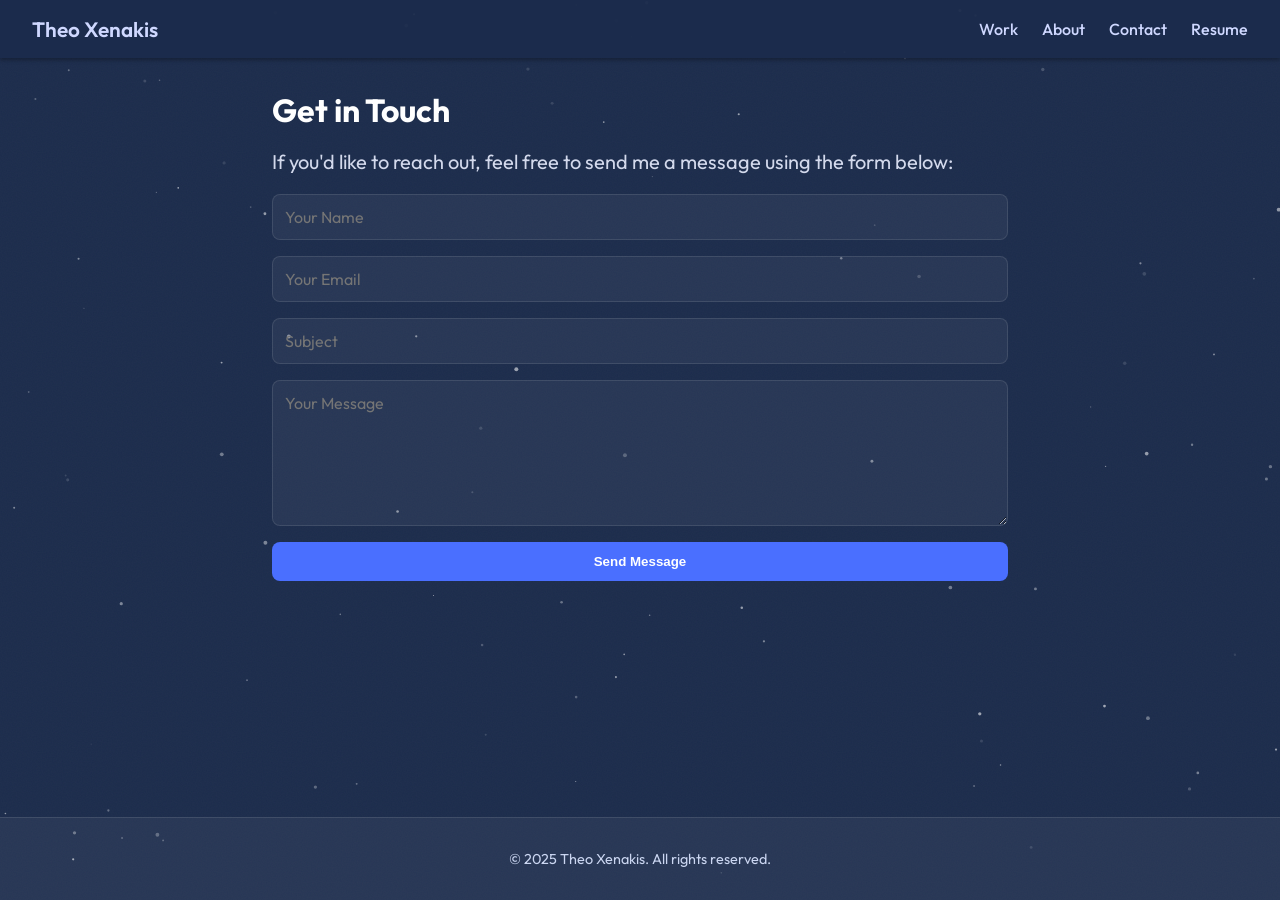
<file: src/contact.html>
<!DOCTYPE html>
<html lang="en">
<head>
  <meta charset="UTF-8" />
  <meta name="viewport" content="width=device-width, initial-scale=1.0" />
  <title>Contact | Theo Xenakis</title>
  <link rel="stylesheet" href="style.css" />
  <link href="https://fonts.googleapis.com/css2?family=Outfit:wght@400;600&display=swap" rel="stylesheet">
</head>
<body>
<!-- SVG noise texture for grainy effect -->
<div class="grain-overlay"></div>

<div class="page-wrapper">
<!-- Navbar -->
  <nav class="navbar">
    <div class="logo"><a href="index.html">Theo Xenakis</a></div>
    <ul class="nav-links">
      <li><a href="index.html">Work</a></li>
      <li><a href="about.html">About</a></li>
      <li><a href="contact.html">Contact</a></li>
      <li><a href="resume/Resume-TheodoreXenakis-Final-SWDEV.pdf">Resume</a></li>
    </ul>
  </nav>

<!-- Main Content -->
<main>
  <section class="contact-section fade-in">
    <h1>Get in Touch</h1>
    <p>If you'd like to reach out, feel free to send me a message using the form below:</p>

    <form action="https://formspree.io/f/mrbkoydo" method="POST" class="contact-form">
      <input type="text" name="name" placeholder="Your Name" required>
      <input type="email" name="email" placeholder="Your Email" required>
      <input type="text" name="subject" placeholder="Subject">
      <textarea name="message" placeholder="Your Message" rows="6" required></textarea>
      <button type="submit">Send Message</button>
    </form>
  </section>
</main>

<!-- Footer -->
<footer class="site-footer">
  <p>&copy; 2025 Theo Xenakis. All rights reserved.</p>
</footer>

</div>
<canvas id="dustCanvas"></canvas>

<!-- Dust animation script -->
<script>
  const canvas = document.getElementById('dustCanvas');
  const ctx = canvas.getContext('2d');
  let particles = [];

  function resize() {
    canvas.width = window.innerWidth;
    canvas.height = window.innerHeight;
  }
  window.addEventListener('resize', resize);
  resize();

  function createParticles(count) {
    for (let i = 0; i < count; i++) {
      particles.push({
        x: Math.random() * canvas.width,
        y: Math.random() * canvas.height,
        size: Math.random() * 1.5 + 0.5,
        speedY: Math.random() * 0.5 + 0.1,
        alpha: Math.random() * 0.5 + 0.1,
      });
    }
  }
  createParticles(100);

  function animate() {
    ctx.clearRect(0, 0, canvas.width, canvas.height);
    for (let p of particles) {
      ctx.beginPath();
      ctx.arc(p.x, p.y, p.size, 0, Math.PI * 2);
      ctx.fillStyle = `rgba(255,255,255,${p.alpha})`;
      ctx.fill();

      p.y -= p.speedY;
      if (p.y < 0) {
        p.y = canvas.height;
        p.x = Math.random() * canvas.width;
      }
    }
    requestAnimationFrame(animate);
  }
  animate();
</script>

</body>
</html>
</file>
<file: style.css>
/* ================================
   General Reset & Base Styles
=================================== */
* {
    margin: 0;
    padding: 0;
    box-sizing: border-box;
    scroll-behavior: smooth;
}

body {
    font-family: 'Outfit', sans-serif;
    background-color: #1c2c4c; /* Dark blue */
    color: #f0f0f0;
    scroll-behavior: smooth;
    position: relative;
}

.navbar,
main,
.project-tile,
section {
    position: relative;
    z-index: 2;
}

.wip {
    display: flex;
    align-items: center;       /* vertical centering */
    justify-content: center;   /* horizontal centering */
    text-align: center;
}

.site-footer {
    text-align: center;
    padding: 2rem 1rem;
    background-color: rgba(255, 255, 255, 0.05);
    color: #cbd6f1;
    font-size: 0.9rem;
    margin-top: 3rem;
    border-top: 1px solid rgba(255, 255, 255, 0.1);
}

/* ================================
   Navbar
=================================== */
.navbar {
    position: sticky;
    top: 0;
    background-color: rgba(28, 44, 76, 0.95);
    display: flex;
    justify-content: space-between;
    align-items: center;
    padding: 1rem 2rem;
    z-index: 10;
    box-shadow: 0 2px 4px rgba(0,0,0,0.3);
}

/* Ensure logo is always left */
.logo {
    flex: 0 0 auto;
}
.logo a {
    font-size: 1.3rem;
    font-weight: 600;
    color: #cfd8ff;
    text-decoration: none;
}

.nav-links {
    list-style: none;
    display: flex;
    gap: 1.5rem;
}

.nav-links a {
    text-decoration: none;
    color: #cfd8ff;
    font-weight: 500;
    transition: color 0.3s ease;
}
.nav-links a:hover {
    color: #ffffff;
}

/* Hamburger stays right, stacked for mobile */
.hamburger {
    flex: 0 0 auto;
    margin-left: auto;
    display: none;
    flex-direction: column;
    justify-content: center;
    align-items: center;
    width: 48px;
    height: 48px;
    background: none;
    border: none;
    cursor: pointer;
    z-index: 20;
}
.hamburger span {
    display: block;
    width: 30px;
    height: 4px;
    margin: 4px 0;
    background: #cfd8ff;
    border-radius: 2px;
    transition: all 0.3s ease;
}

/* ================================
   Responsive navbar/mobile menu
=================================== */
@media (max-width: 768px) {
    .navbar {
        flex-direction: row !important;
        align-items: center !important;
        justify-content: space-between !important;
        padding: 1rem 2rem !important; /* Force desktop padding */
    }
    .logo {
        flex: 0 0 auto;
    }
    .hamburger {
        display: flex;
        margin-left: auto;
    }
    .nav-links {
        position: absolute;
        right: 1rem;
        top: 60px;
        background: rgba(28, 44, 76, 0.98);
        flex-direction: column;
        width: 85vw;
        min-width: 140px;
        align-items: flex-start;
        padding: 1rem;
        border-radius: 8px;
        display: none;
        z-index: 15;
    }
    .nav-links.show {
        display: flex;
    }
    .logo a {
        font-size: 1.3rem !important; /* Force desktop size */
    }
}




/* ================================
   Section Base Styles
=================================== */
section {
    padding: 80px 20px;
    max-width: 1200px;
    margin: auto;
}

section h1 {
    font-size: 5rem;
    margin-bottom: 1rem;
    color: #ffffff;
}
section h2 {
    font-size: 3rem;
    margin-bottom: 1rem;
    color: #ffffff;
}

section p {
    font-size: 1.25rem;
    line-height: 1.6;
    color: #d3d9ec;
}
/* ================================
   Contact Page Layout
=================================== */
.contact-section {
    max-width: 800px;
    margin: 0 auto;
    padding: 2rem;
    color: #cbd6f1;
}

.contact-section h1 {
    font-size: 2rem;
    margin-bottom: 1rem;
}

.contact-form {
    display: flex;
    flex-direction: column;
    gap: 1rem;
    margin-top: 1rem;
}

.contact-form input,
.contact-form textarea {
    padding: 0.75rem;
    background-color: rgba(255, 255, 255, 0.05);
    border: 1px solid rgba(255, 255, 255, 0.1);
    color: #fff;
    font-family: 'Outfit', sans-serif;
    font-size: 1rem;
    border-radius: 0.5rem;
}

.contact-form button {
    padding: 0.75rem;
    background-color: #4a6fff;
    border: none;
    color: white;
    font-weight: bold;
    cursor: pointer;
    border-radius: 0.5rem;
    transition: background-color 0.3s ease;
}

.contact-form button:hover {
    background-color: #354fcc;
}

/* ================================
   About Section Layout
=================================== */
.about-flex {
    display: flex;
    gap: 2rem;
    align-items: flex-start;
    flex-wrap: wrap;
}

.about-image {
    width: 300px;
    height: 300px;
    border-radius: 50%;
    object-fit: cover;
    box-shadow: 0 2px 8px rgba(0,0,0,0.3);
    flex-shrink: 0;
}

.about-text {
    flex: 1;
    min-width: 250px;
}

/* ================================
   Work Section - Project Tiles
=================================== */
#work {
    
    gap: 1.5rem;
}

.tile-grid {
    display: grid;
    grid-template-columns: 1fr;
    gap: 1rem;
}

.project-tile {
    background-color: rgba(255, 255, 255, 0.05);
    border-radius: 10px;
    overflow: hidden;
    transition: all 0.3s ease;
    border: 1px solid rgba(255, 255, 255, 0.1);
    cursor: pointer;
}

.project-tile:hover {
    background-color: rgba(255, 255, 255, 0.08);
    box-shadow: 0 4px 12px rgba(0, 0, 0, 0.25);
    transform: translateY(-4px);
}

.tile-header {
    padding: 1rem;
    cursor: pointer;
    background-color: rgba(255, 255, 255, 0.08);
}

.tile-header h3 {
    margin: 0;
    font-size: 1.2rem;
    color: #ffffff;
}

.tile-content {
    max-height: 0;
    overflow: hidden;
    opacity: 0;
    padding: 0 1rem;
    transition: max-height 0.4s ease, opacity 0.4s ease;
}

.project-tile.expanded .tile-content {
    max-height: 1000px;
    opacity: 1;
    padding: 1rem;
}

.tile-content p,
.tile-content a {
    color: #cbd6f1;
    font-size: 0.95rem;
}

/* Flex layout for project image + text */
.project-flex {
    display: flex;
    gap: 1rem;
    align-items: flex-start;
    padding: 20px; /* This adds 20px of space on all four sides */
}

.project-image {
    width:450px;
    height: 300px;
    object-fit: cover;
    border-radius: 6px;
    flex-shrink: 0;
    box-shadow: 0 2px 8px rgba(0,0,0,0.3);
}

.showcase-image {
    /* Set a max-width to control its size on larger screens */
    max-width: 450px; 
    /* Use 100% width to make it responsive within its container */
    width: 100%;
    /* Let the height adjust automatically to maintain aspect ratio */
    height: auto; 
    object-fit: cover;
    border-radius: 6px;
    /* flex-shrink: 0;  <-- REMOVE OR COMMENT OUT THIS LINE */
    box-shadow: 0 2px 8px rgba(0,0,0,0.3);
}

.showcase-dev-link {
    text-align: center;
    font-size: large;
    color:#cbd6f1;
}

/* ================================
   Inspiration Section - Games
=================================== */
#inspiration {
    padding: 80px 20px;
    max-width: 800px;
    margin: auto;
    color: #d3d9ec;
}

#inspiration h2 {
    font-size: 2rem;
    margin-bottom: 1rem;
    color: #ffffff;
}

.game-list {
    display: flex;
    flex-direction: column;
    gap: 1.5rem;
}

.game-item {
    display: flex;
    gap: 1rem;
    background-color: rgba(255, 255, 255, 0.05);
    padding: 1rem;
    border-radius: 10px;
    align-items: center;
    transition: background-color 0.3s ease;
}

.game-item:hover {
    background-color: rgba(255, 255, 255, 0.1);
}

.game-item img {
    width: 120px;
    height: 180px;
    object-fit: cover;
    border-radius: 6px;
    flex-shrink: 0;
    box-shadow: 0 2px 8px rgba(0,0,0,0.3);
}

.game-text h3 {
    margin-bottom: 0.3rem;
    color: #a0bfff;
}

.game-text p {
    margin: 0;
    line-height: 1.5;
    color: #d3d9ec;
}

/* ================================
   Game Container Fullscreen
=================================== */

#game-container {
  width: 100vw;   /* Fill viewport width */
  height: 100vh;  /* Fill viewport height */
  margin: 0;
  padding: 0;
  display: flex;
  justify-content: center;
  align-items: center;
  background: transparent; /* Or a color */
}
body, html {
  width: 100%;
  height: 100%;
  margin: 0;
  padding: 0;
}


/* ================================
   Background Effects
=================================== */
#dustCanvas {
    position: fixed;
    inset: 0;
    z-index: 1;
    pointer-events: none;
}

.grain-overlay {
    position: fixed;
    inset: 0;
    background-image: url("data:image/svg+xml,%3Csvg width='200' height='200' xmlns='http://www.w3.org/2000/svg'%3E%3Cfilter id='noiseFilter'%3E%3CfeTurbulence type='fractalNoise' baseFrequency='0.8' numOctaves='2' stitchTiles='stitch'/%3E%3C/filter%3E%3Crect width='100%25' height='100%25' filter='url(%23noiseFilter)' opacity='0.03'/%3E%3C/svg%3E");
    pointer-events: none;
    z-index: 0;
}

html, body {
    height: 100%;
}

.page-wrapper {
    display: flex;
    flex-direction: column;
    min-height: 100vh;
    position: relative;
    z-index: 2; /* same as main elements */
}

main {
    flex: 1; /* Pushes footer to bottom when content is short */
}

/* ================================
   Responsive Styles (Updated)
=================================== */
@media (max-width: 768px) {
    body {
        font-size: 1rem;
        padding: 0;
        margin: 0;
    }
    section {
        padding: 32px 10px;
        max-width: 100vw;
    }
    section h1 {
        font-size: 2.5rem;
    }
    section h2 {
        font-size: 1.5rem;
        margin-bottom: 0.6rem;
    }
    /* Navbar collapsing & toggle */
    .navbar {
        flex-direction: column;
        align-items: flex-start;
        padding: 0.75rem 1rem;
    }
    .nav-links {
        flex-direction: column;
        background-color: rgba(28, 44, 76, 0.98);
        position: absolute;
        top: 60px;
        right: 1rem;
        padding: 1rem;
        border-radius: 8px;
        gap: 0.8rem;
        width: 85vw;
        min-width: 140px;
        align-items: flex-start;
        display: none;
    }
    .nav-links.show {
        display: flex;
    }
    .logo a {
        font-size: 1.1rem;
    }
    /* About & Project Flex (stack vertically) */
    .about-flex, .project-flex {
        flex-direction: column;
        gap: 1rem;
        align-items: center;
        padding: 8px 0;
    }
    .about-image, .project-image, .showcase-image {
        width: 95vw;
        max-width: 250px;
        height: auto;
        margin-bottom: 12px;
    }
    .about-text {
        min-width: unset;
    }
    .project-image {
        width: 95vw;
        max-width: 320px;
        height: auto;
    }
    .showcase-image {
        width: 95vw;
        max-width: 320px;
        height: auto;
    }
    /* Tile/Grid adjustments */
    .tile-grid {
        grid-template-columns: 1fr; /* Single column grid */
        gap: 0.65rem;
    }
    .project-tile {
        margin: 0 0 1rem 0;
    }
    /* Game item flexes stack */
    .game-item {
        flex-direction: column;
        align-items: flex-start;
    }
    .game-item img {
        width: 95vw;
        max-width: 180px;
        height: auto;
        margin-bottom: 8px;
    }
    /* Contact section tweaks */
    .contact-section {
        padding: 1rem 0.5rem;
        max-width: 100vw;
    }
    /* Remove unwanted scrolls/overflows */
    html, body {
        overflow-x: hidden;
    }
    /* Make sure tap targets (nav links, buttons) are large enough */
    .nav-links a, .contact-form button {
        min-height: 48px;
        min-width: 48px;
        display: flex;
        align-items: center;
        padding-left: 8px;
        padding-right: 8px;
    }
}

@keyframes waveAnimation {
    0% { transform: rotate(0deg); }
    10% { transform: rotate(14deg); }
    20% { transform: rotate(-8deg); }
    30% { transform: rotate(14deg); }
    40% { transform: rotate(-4deg); }
    50% { transform: rotate(10deg); }
    60% { transform: rotate(0deg); }
    100% { transform: rotate(0deg); }
}

.wave {
    display: inline-block;
    transform-origin: 70% 70%;
    cursor: pointer;
}

.wave.animate {
    animation: waveAnimation 2s ease-in-out;
}

/* Slide in from left */
@keyframes slideInFromLeft {
    0% {
        transform: translateX(-50px);
        opacity: 0;
    }
    100% {
        transform: translateX(0);
        opacity: 1;
    }
}

.slide-in {
    animation: slideInFromLeft 1s ease-out forwards;
    opacity: 0;
    animation-delay: 0.5s;
}

/* Fade in */
@keyframes fadeIn {
    to {
        opacity: 1;
        transform: none;
    }
}

.fade-in {
    opacity: 0;
    transform: translateY(20px);
    animation: fadeIn 1s ease-out forwards;
}

.delayed {
    animation-delay: 1s;
}

#tower-defense {
    margin: 40px 0;
    text-align: center;
}
#tower-defense h2 {
    font-size: 24px;
    margin-bottom: 10px;
}
</file>
<file: src/style.css>
/* ================================
   General Reset & Base Styles
=================================== */
* {
    margin: 0;
    padding: 0;
    box-sizing: border-box;
    scroll-behavior: smooth;
}

body {
    font-family: 'Outfit', sans-serif;
    background-color: #1c2c4c; /* Dark blue */
    color: #f0f0f0;
    scroll-behavior: smooth;
    position: relative;
}

/* Default z-index context for key elements */
.navbar,
main,
.project-tile,
section {
    position: relative;
    z-index: 2;
}

.site-footer {
    text-align: center;
    padding: 2rem 1rem;
    background-color: rgba(255, 255, 255, 0.05);
    color: #cbd6f1;
    font-size: 0.9rem;
    margin-top: 3rem;
    border-top: 1px solid rgba(255, 255, 255, 0.1);
}

/* ================================
   Navbar
=================================== */
.navbar {
    position: sticky;
    top: 0;
    background-color: rgba(28, 44, 76, 0.95);
    display: flex;
    justify-content: space-between;
    align-items: center;
    padding: 1rem 2rem;
    z-index: 10;
    box-shadow: 0 2px 4px rgba(0,0,0,0.3);
}

.logo a{
    font-size: 1.3rem;
    font-weight: 600;
    color: #cfd8ff;
    text-decoration: none;
}

.nav-links {
    list-style: none;
    display: flex;
    gap: 1.5rem;
}

.nav-links a {
    text-decoration: none;
    color: #cfd8ff;
    font-weight: 500;
    transition: color 0.3s ease;
}

.nav-links a:hover {
    color: #ffffff;
}

/* ================================
   Section Base Styles
=================================== */
section {
    padding: 80px 20px;
    max-width: 1200px;
    margin: auto;
}

section h1 {
    font-size: 5rem;
    margin-bottom: 1rem;
    color: #ffffff;
}
section h2 {
    font-size: 3rem;
    margin-bottom: 1rem;
    color: #ffffff;
}

section p {
    font-size: 1.25rem;
    line-height: 1.6;
    color: #d3d9ec;
}
/* ================================
   Contact Page Layout
=================================== */
.contact-section {
    max-width: 800px;
    margin: 0 auto;
    padding: 2rem;
    color: #cbd6f1;
}

.contact-section h1 {
    font-size: 2rem;
    margin-bottom: 1rem;
}

.contact-form {
    display: flex;
    flex-direction: column;
    gap: 1rem;
    margin-top: 1rem;
}

.contact-form input,
.contact-form textarea {
    padding: 0.75rem;
    background-color: rgba(255, 255, 255, 0.05);
    border: 1px solid rgba(255, 255, 255, 0.1);
    color: #fff;
    font-family: 'Outfit', sans-serif;
    font-size: 1rem;
    border-radius: 0.5rem;
}

.contact-form button {
    padding: 0.75rem;
    background-color: #4a6fff;
    border: none;
    color: white;
    font-weight: bold;
    cursor: pointer;
    border-radius: 0.5rem;
    transition: background-color 0.3s ease;
}

.contact-form button:hover {
    background-color: #354fcc;
}


/* ================================
   About Section Layout
=================================== */

.about-flex {
    display: flex;
    gap: 2rem;
    align-items: flex-start;
    flex-wrap: wrap;
}

.about-image {
    width: 300px;
    height: 300px;
    border-radius: 50%;
    object-fit: cover;
    box-shadow: 0 2px 8px rgba(0,0,0,0.3);
    flex-shrink: 0;
}

.about-text {
    flex: 1;
    min-width: 250px;
}


/* ================================
   Work Section - Project Tiles
=================================== */
#work {
    display: flex;
    gap: 1.5rem;
}

.tile-grid {
    display: grid;
    grid-template-columns: 1fr;
    gap: 1rem;
}

.project-tile {
    background-color: rgba(255, 255, 255, 0.05);
    border-radius: 10px;
    overflow: hidden;
    transition: all 0.3s ease;
    border: 1px solid rgba(255, 255, 255, 0.1);
    cursor: pointer;
}

.project-tile:hover {
    background-color: rgba(255, 255, 255, 0.08);
    box-shadow: 0 4px 12px rgba(0, 0, 0, 0.25);
    transform: translateY(-4px);
}

.tile-header {
    padding: 1rem;
    cursor: pointer;
    background-color: rgba(255, 255, 255, 0.08);
}

.tile-header h3 {
    margin: 0;
    font-size: 1.2rem;
    color: #ffffff;
}

.tile-content {
    max-height: 0;
    overflow: hidden;
    opacity: 0;
    padding: 0 1rem;
    transition: max-height 0.4s ease, opacity 0.4s ease;
}

.project-tile.expanded .tile-content {
    max-height: 1000px;
    opacity: 1;
    padding: 1rem;
}


.tile-content p,
.tile-content a {
    color: #cbd6f1;
    font-size: 0.95rem;
}

/* Flex layout for project image + text */
.project-flex {
    display: flex;
    gap: 1rem;
    align-items: flex-start;
}

.project-image {
    width: 450px;
    height: 300px;
    object-fit: cover;
    border-radius: 6px;
    flex-shrink: 0;
    box-shadow: 0 2px 8px rgba(0,0,0,0.3);
    margin-bottom: 1rem;
}

/* ================================
   Inspiration Section - Games
=================================== */
#inspiration {
    padding: 80px 20px;
    max-width: 800px;
    margin: auto;
    color: #d3d9ec;
}

#inspiration h2 {
    font-size: 2rem;
    margin-bottom: 1rem;
    color: #ffffff;
}

.game-list {
    display: flex;
    flex-direction: column;
    gap: 1.5rem;
}

.game-item {
    display: flex;
    gap: 1rem;
    background-color: rgba(255, 255, 255, 0.05);
    padding: 1rem;
    border-radius: 10px;
    align-items: center;
    transition: background-color 0.3s ease;
}

.game-item:hover {
    background-color: rgba(255, 255, 255, 0.1);
}

.game-item img {
    width: 120px;
    height: 180px;
    object-fit: cover;
    border-radius: 6px;
    flex-shrink: 0;
    box-shadow: 0 2px 8px rgba(0,0,0,0.3);
}

.game-text h3 {
    margin-bottom: 0.3rem;
    color: #a0bfff;
}

.game-text p {
    margin: 0;
    line-height: 1.5;
    color: #d3d9ec;
}

/* ================================
   Background Effects
=================================== */
#dustCanvas {
    position: fixed;
    inset: 0;
    z-index: 1;
    pointer-events: none;
}

.grain-overlay {
    position: fixed;
    inset: 0;
    background-image: url("data:image/svg+xml,%3Csvg width='200' height='200' xmlns='http://www.w3.org/2000/svg'%3E%3Cfilter id='noiseFilter'%3E%3CfeTurbulence type='fractalNoise' baseFrequency='0.8' numOctaves='2' stitchTiles='stitch'/%3E%3C/filter%3E%3Crect width='100%25' height='100%25' filter='url(%23noiseFilter)' opacity='0.03'/%3E%3C/svg%3E");
    pointer-events: none;
    z-index: 0;
}

html, body {
    height: 100%;
}

.page-wrapper {
    display: flex;
    flex-direction: column;
    min-height: 100vh;
    position: relative;
    z-index: 2; /* same as main elements */
}

main {
    flex: 1; /* Pushes footer to bottom when content is short */
}

/* ================================
   Responsive Styles
=================================== */
@media (max-width: 768px) {
    .nav-links {
        flex-direction: column;
        background-color: rgba(28, 44, 76, 0.95);
        position: absolute;
        top: 60px;
        right: 2rem;
        padding: 1rem;
        border-radius: 8px;
        display: none;
    }

    .nav-links.show {
        display: flex;
    }
}

@keyframes waveAnimation {
    0% { transform: rotate(0deg); }
    10% { transform: rotate(14deg); }
    20% { transform: rotate(-8deg); }
    30% { transform: rotate(14deg); }
    40% { transform: rotate(-4deg); }
    50% { transform: rotate(10deg); }
    60% { transform: rotate(0deg); }
    100% { transform: rotate(0deg); }
}

.wave {
    display: inline-block;
    transform-origin: 70% 70%;
    cursor: pointer;
}

.wave.animate {
    animation: waveAnimation 2s ease-in-out;
}


/* Slide in from left */
@keyframes slideInFromLeft {
    0% {
        transform: translateX(-50px);
        opacity: 0;
    }
    100% {
        transform: translateX(0);
        opacity: 1;
    }
}

.slide-in {
    animation: slideInFromLeft 1s ease-out forwards;
    opacity: 0;
    animation-delay: 0.5s;
}

/* Fade in */
@keyframes fadeIn {
    to {
        opacity: 1;
        transform: none;
    }
}

.fade-in {
    opacity: 0;
    transform: translateY(20px);
    animation: fadeIn 1s ease-out forwards;
}

.delayed {
    animation-delay: 1s;
}

#tower-defense {
    margin: 40px 0;
    text-align: center;
}
#tower-defense h2 {
    font-size: 24px;
    margin-bottom: 10px;
}
</file>
